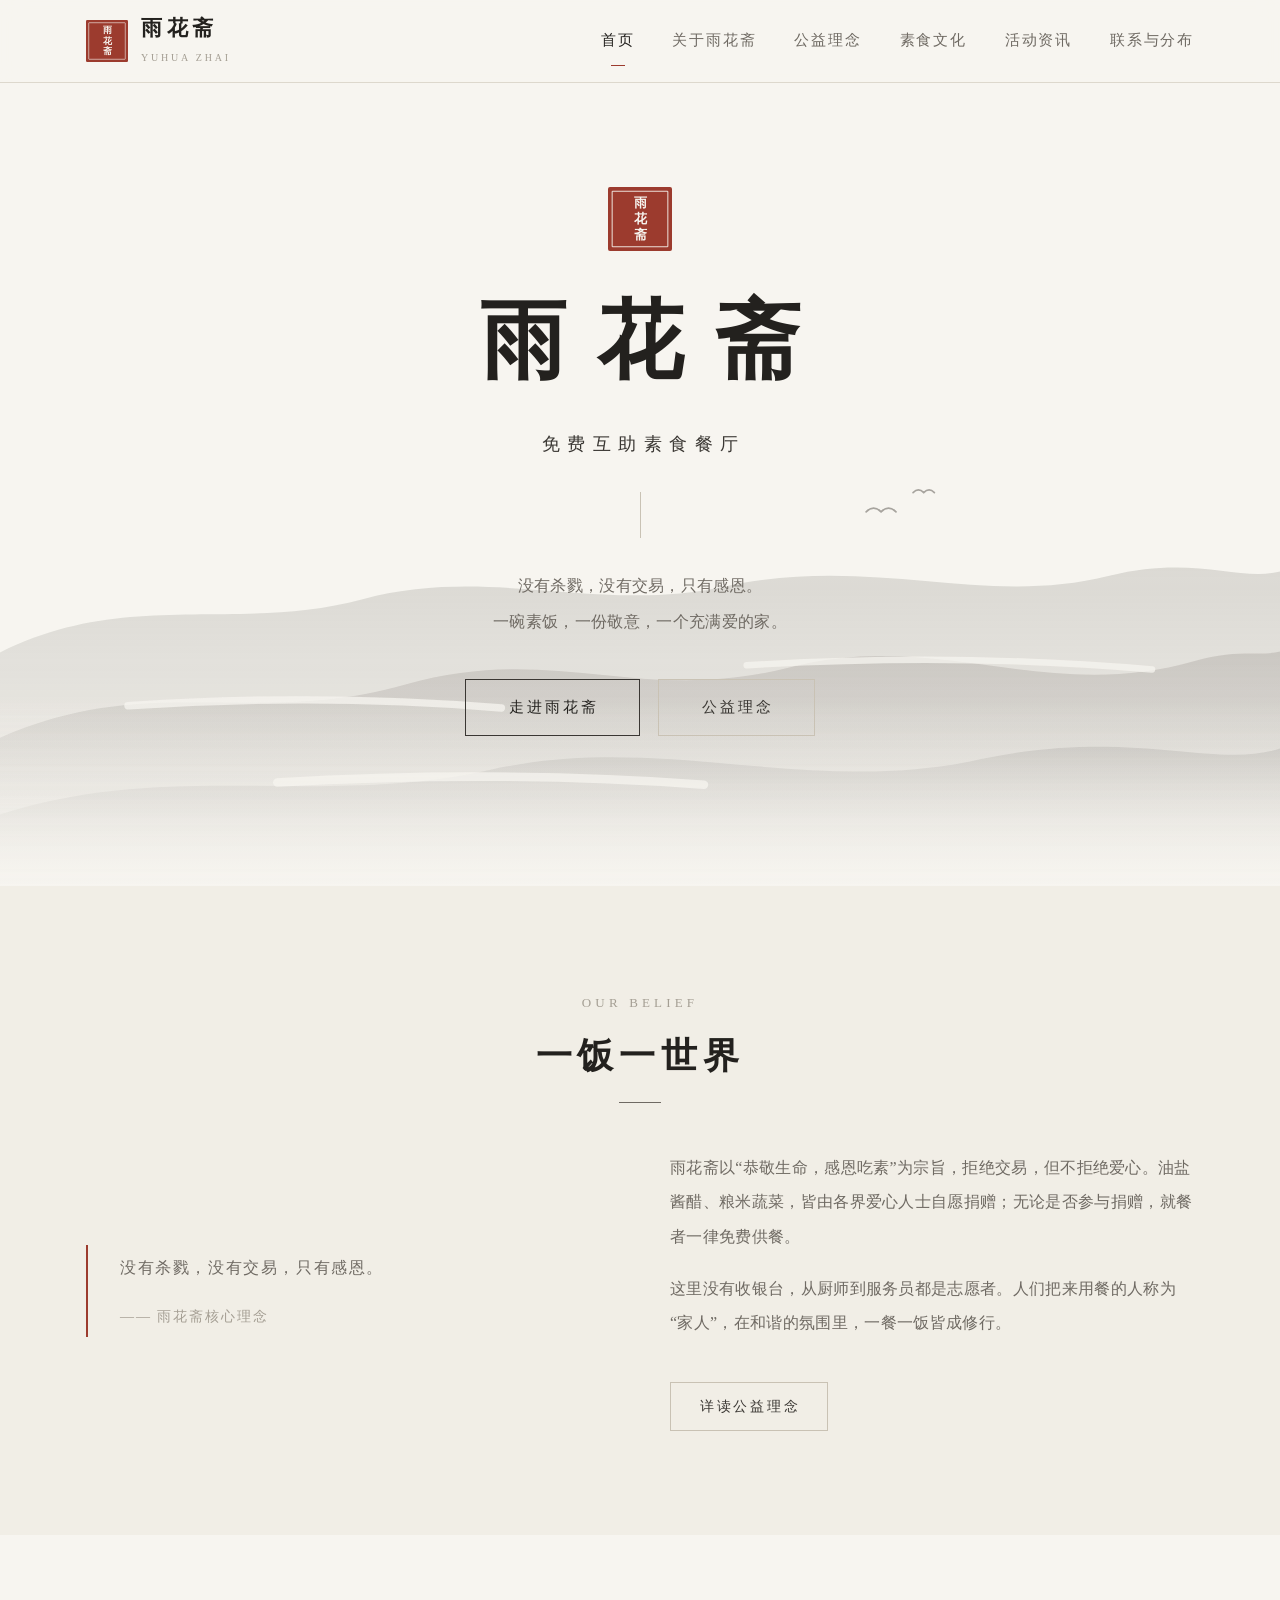
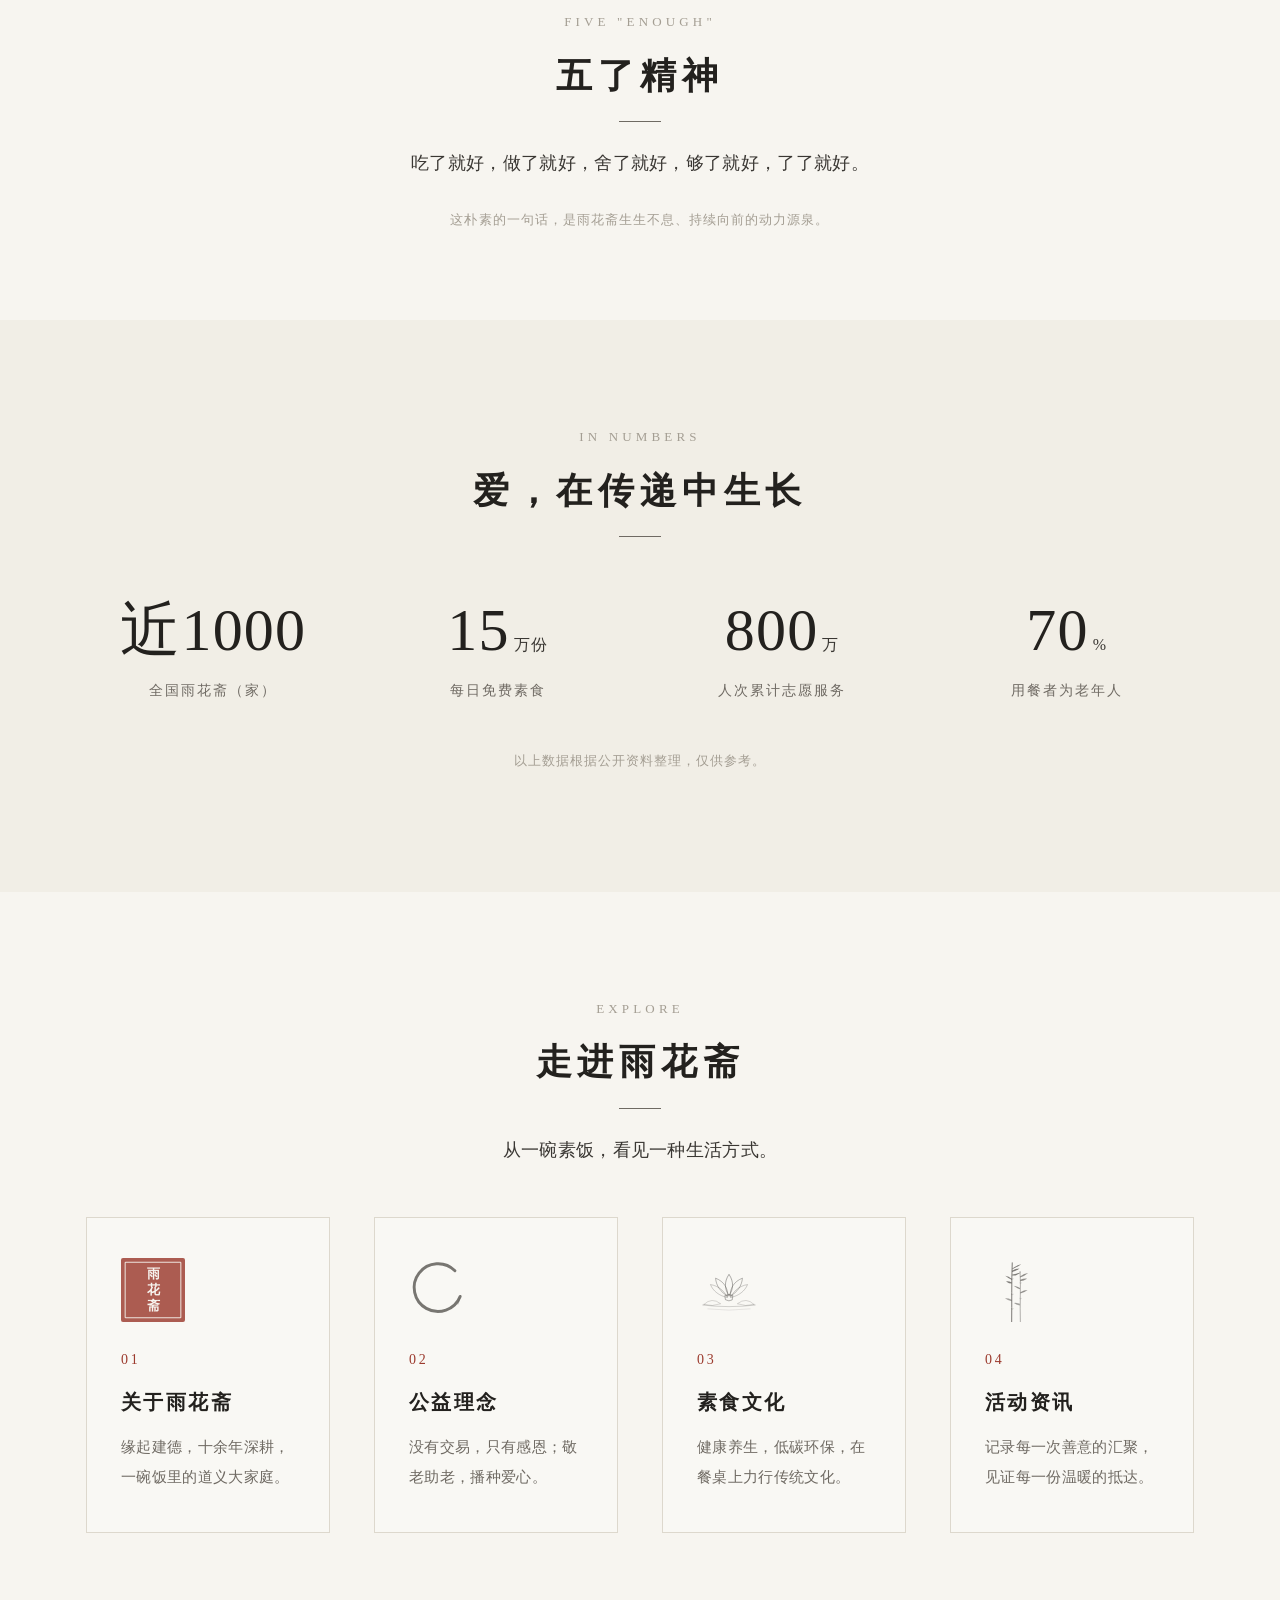
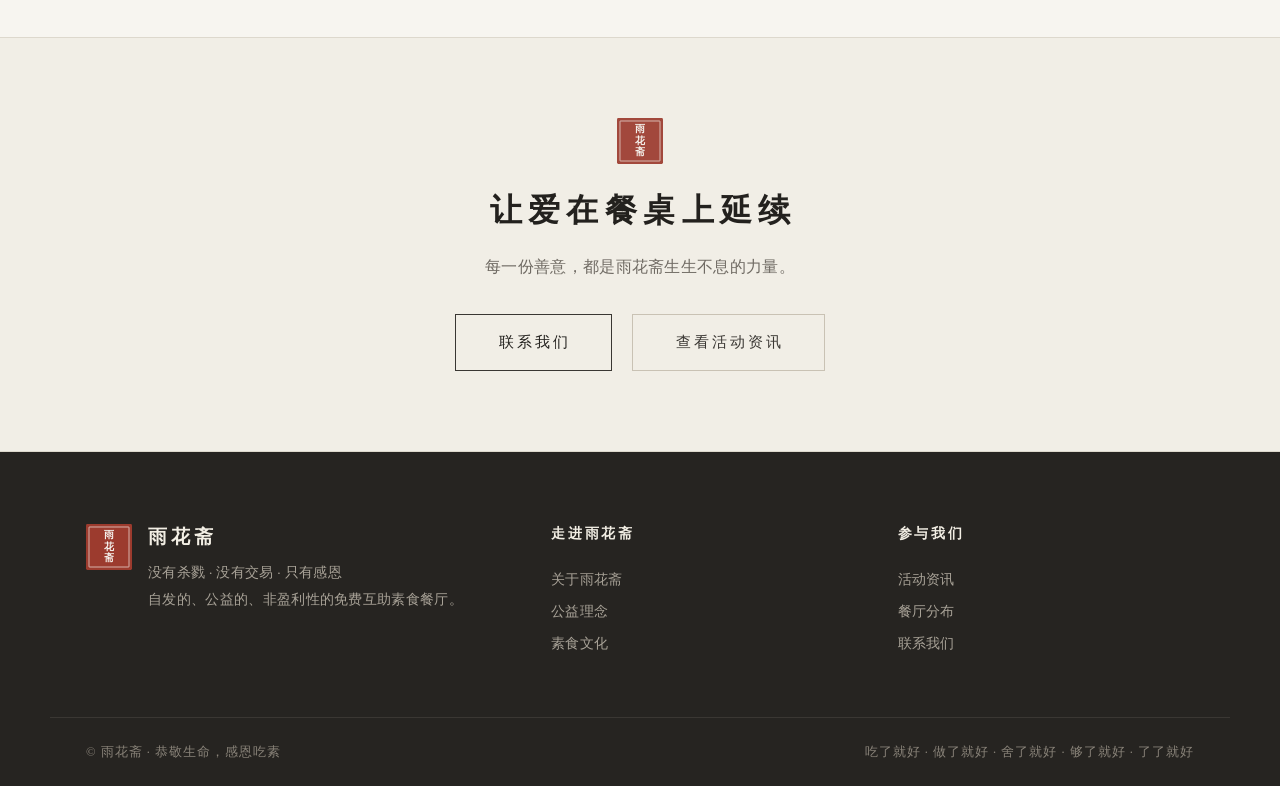
<file: index.html>
<!DOCTYPE html>
<html lang="zh-CN">
<head>
  <meta charset="UTF-8">
  <meta name="viewport" content="width=device-width, initial-scale=1">
  <meta name="description" content="雨花斋是一个自发的、公益的、非盈利性的免费互助素食餐厅。以“没有杀戮，没有交易，只有感恩”为核心理念，敬老助老，弘扬中华优秀传统文化。">
  <title>雨花斋 · 免费互助素食餐厅</title>
  <link rel="icon" href="assets/img/logo-seal.svg" type="image/svg+xml">
  <link rel="stylesheet" href="assets/css/style.css">
  <script src="assets/js/main.js" defer></script>
</head>
<body>

  <header class="site-header">
    <div class="header-inner">
      <a class="brand" href="index.html" aria-label="雨花斋首页">
        <img class="brand-seal" src="assets/img/logo-seal.svg" alt="雨花斋印章">
        <span><span class="brand-name">雨花斋</span><span class="brand-en">YUHUA ZHAI</span></span>
      </a>
      <button class="nav-toggle" aria-label="打开导航菜单" aria-expanded="false"><span></span><span></span><span></span></button>
      <nav class="nav">
        <a href="index.html">首页</a>
        <a href="about.html">关于雨花斋</a>
        <a href="philosophy.html">公益理念</a>
        <a href="vegetarian.html">素食文化</a>
        <a href="news.html">活动资讯</a>
        <a href="contact.html">联系与分布</a>
      </nav>
    </div>
  </header>

  <main>

    <!-- Hero -->
    <section class="hero">
      <img class="hero-mountain" src="assets/img/hero-mountain.svg" alt="" aria-hidden="true">
      <div class="hero-inner">
        <img class="hero-seal reveal" src="assets/img/logo-seal.svg" alt="雨花斋印章">
        <h1 class="hero-title reveal">雨花斋</h1>
        <p class="hero-sub reveal">免费互助素食餐厅</p>
        <div class="hero-line" aria-hidden="true"></div>
        <p class="hero-desc reveal">没有杀戮，没有交易，只有感恩。<br>一碗素饭，一份敬意，一个充满爱的家。</p>
        <div class="hero-actions reveal">
          <a class="btn" href="about.html">走进雨花斋</a>
          <a class="btn btn--ghost" href="philosophy.html">公益理念</a>
        </div>
      </div>
    </section>

    <!-- 核心理念 -->
    <section class="section section--paper">
      <div class="container">
        <div class="text-center reveal">
          <span class="eyebrow">Our Belief</span>
          <h2 class="section-title">一饭一世界</h2>
        </div>
        <div class="two-col-text mt-48">
          <div class="quote reveal">
            <p>没有杀戮，没有交易，只有感恩。</p>
            <cite>—— 雨花斋核心理念</cite>
          </div>
          <div class="reveal">
            <p class="lead">雨花斋以“恭敬生命，感恩吃素”为宗旨，拒绝交易，但不拒绝爱心。油盐酱醋、粮米蔬菜，皆由各界爱心人士自愿捐赠；无论是否参与捐赠，就餐者一律免费供餐。</p>
            <p class="text-muted">这里没有收银台，从厨师到服务员都是志愿者。人们把来用餐的人称为“家人”，在和谐的氛围里，一餐一饭皆成修行。</p>
            <a class="btn btn--small btn--ghost mt-24" href="philosophy.html">详读公益理念</a>
          </div>
        </div>
      </div>
    </section>

    <!-- 五了精神 -->
    <section class="section section--tight">
      <div class="container text-center">
        <div class="reveal">
          <span class="eyebrow">Five "Enough"</span>
          <h2 class="section-title">五了精神</h2>
          <p class="lead">吃了就好，做了就好，舍了就好，够了就好，了了就好。</p>
          <p class="footnote mt-24">这朴素的一句话，是雨花斋生生不息、持续向前的动力源泉。</p>
        </div>
      </div>
    </section>

    <!-- 数据 -->
    <section class="section section--paper">
      <div class="container">
        <div class="text-center reveal">
          <span class="eyebrow">In Numbers</span>
          <h2 class="section-title">爱，在传递中生长</h2>
        </div>
        <div class="stats reveal mt-48">
          <div class="stat">
            <div class="stat-num">近1000</div>
            <div class="stat-label">全国雨花斋（家）</div>
          </div>
          <div class="stat">
            <div class="stat-num">15<span class="stat-unit">万份</span></div>
            <div class="stat-label">每日免费素食</div>
          </div>
          <div class="stat">
            <div class="stat-num">800<span class="stat-unit">万</span></div>
            <div class="stat-label">人次累计志愿服务</div>
          </div>
          <div class="stat">
            <div class="stat-num">70<span class="stat-unit">%</span></div>
            <div class="stat-label">用餐者为老年人</div>
          </div>
        </div>
        <p class="footnote text-center mt-32">以上数据根据公开资料整理，仅供参考。</p>
      </div>
    </section>

    <!-- 板块导览 -->
    <section class="section">
      <div class="container">
        <div class="text-center reveal">
          <span class="eyebrow">Explore</span>
          <h2 class="section-title">走进雨花斋</h2>
          <p class="lead">从一碗素饭，看见一种生活方式。</p>
        </div>
        <div class="grid grid-4 mt-48">
          <a class="card reveal" href="about.html">
            <img class="card-icon" src="assets/img/logo-seal.svg" alt="">
            <div class="card-index">01</div>
            <h3 class="card-title">关于雨花斋</h3>
            <p class="card-text">缘起建德，十余年深耕，一碗饭里的道义大家庭。</p>
          </a>
          <a class="card reveal" href="philosophy.html">
            <img class="card-icon" src="assets/img/enso.svg" alt="">
            <div class="card-index">02</div>
            <h3 class="card-title">公益理念</h3>
            <p class="card-text">没有交易，只有感恩；敬老助老，播种爱心。</p>
          </a>
          <a class="card reveal" href="vegetarian.html">
            <img class="card-icon" src="assets/img/lotus.svg" alt="">
            <div class="card-index">03</div>
            <h3 class="card-title">素食文化</h3>
            <p class="card-text">健康养生，低碳环保，在餐桌上力行传统文化。</p>
          </a>
          <a class="card reveal" href="news.html">
            <img class="card-icon" src="assets/img/bamboo.svg" alt="">
            <div class="card-index">04</div>
            <h3 class="card-title">活动资讯</h3>
            <p class="card-text">记录每一次善意的汇聚，见证每一份温暖的抵达。</p>
          </a>
        </div>
      </div>
    </section>

    <section class="cta-block">
      <img class="seal-mark" src="assets/img/logo-seal.svg" alt="雨花斋印章">
      <h2>让爱在餐桌上延续</h2>
      <p>每一份善意，都是雨花斋生生不息的力量。</p>
      <div class="mt-32">
        <a class="btn" href="contact.html">联系我们</a>
        <a class="btn btn--ghost" href="news.html">查看活动资讯</a>
      </div>
    </section>

  </main>

  <footer class="site-footer">
    <div class="footer-inner">
      <div class="footer-brand">
        <img class="brand-seal" src="assets/img/logo-seal.svg" alt="雨花斋印章">
        <div>
          <h3>雨花斋</h3>
          <p>没有杀戮 · 没有交易 · 只有感恩<br>自发的、公益的、非盈利性的免费互助素食餐厅。</p>
        </div>
      </div>
      <div class="footer-col">
        <h4>走进雨花斋</h4>
        <a href="about.html">关于雨花斋</a>
        <a href="philosophy.html">公益理念</a>
        <a href="vegetarian.html">素食文化</a>
      </div>
      <div class="footer-col">
        <h4>参与我们</h4>
        <a href="news.html">活动资讯</a>
        <a href="contact.html">餐厅分布</a>
        <a href="contact.html">联系我们</a>
      </div>
    </div>
    <div class="footer-bottom">
      <span>© 雨花斋 · 恭敬生命，感恩吃素</span>
      <span>吃了就好 · 做了就好 · 舍了就好 · 够了就好 · 了了就好</span>
    </div>
  </footer>

</body>
</html>
</file>
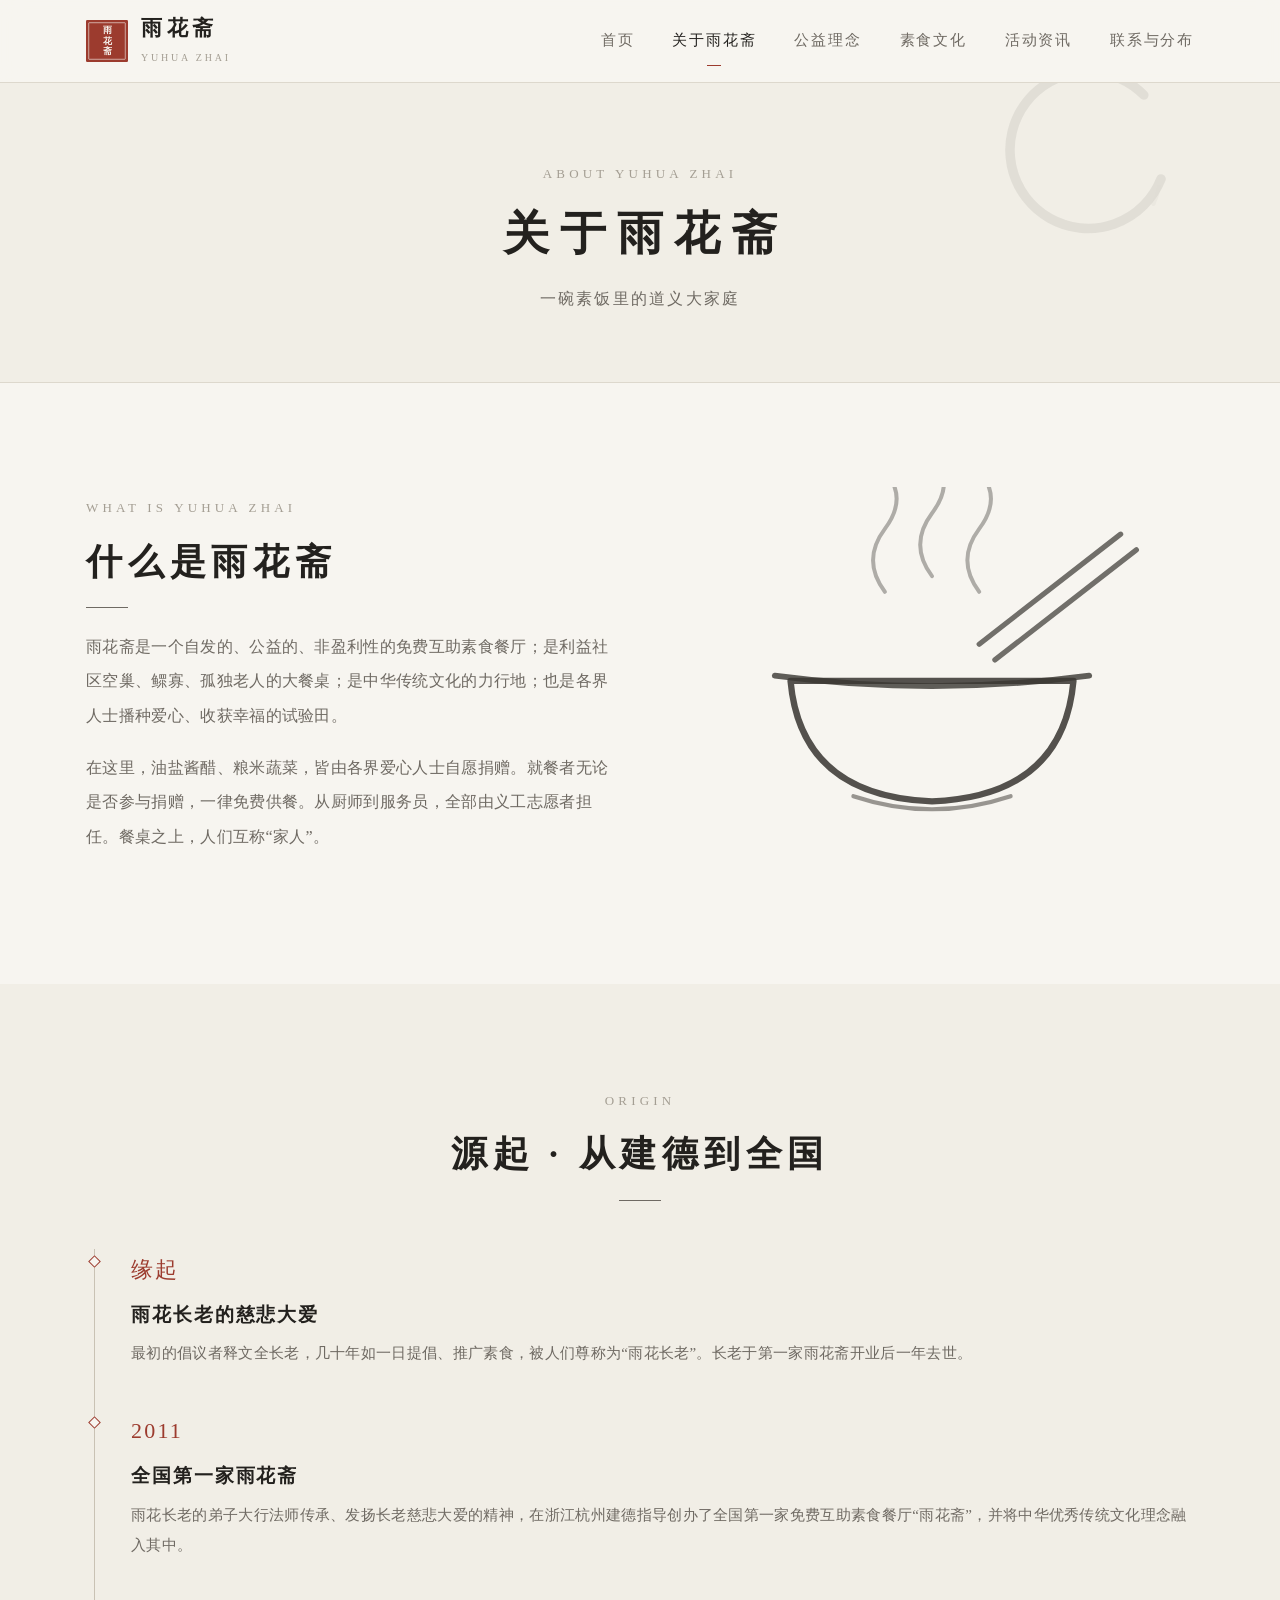
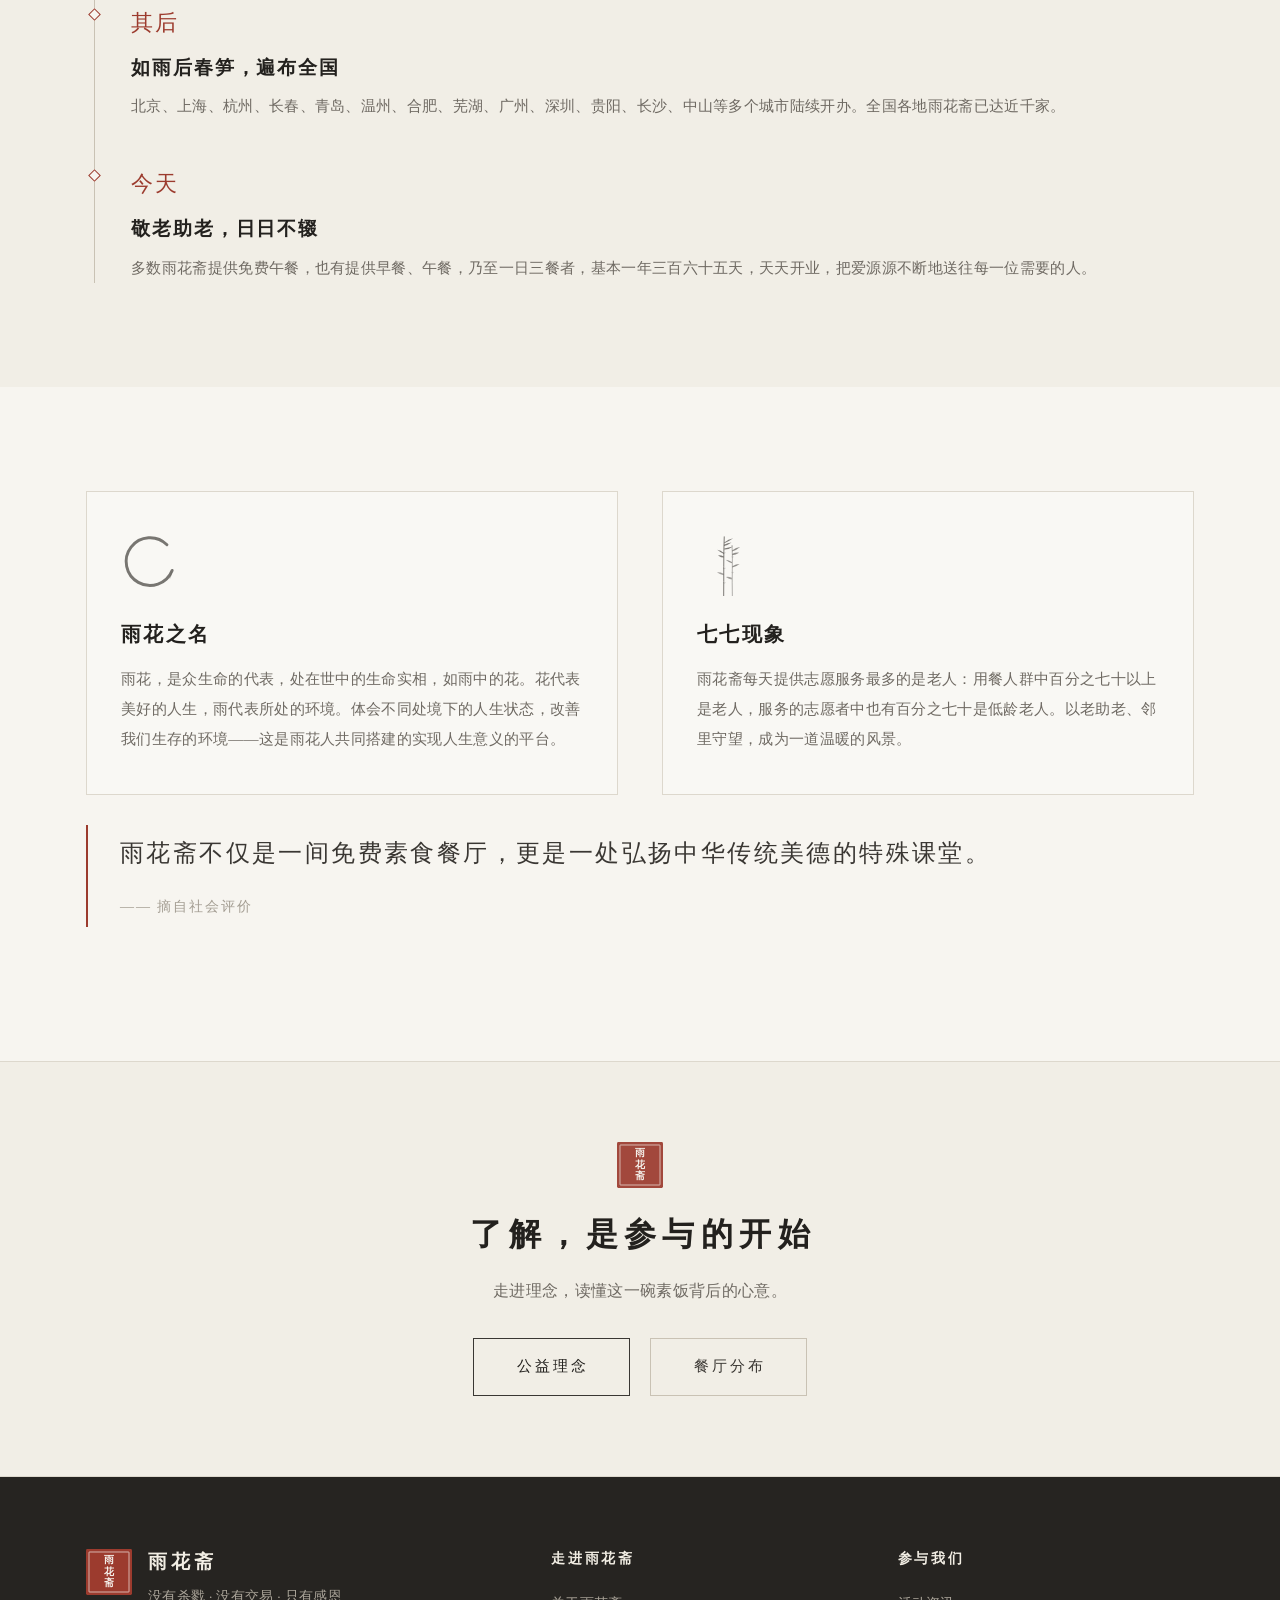
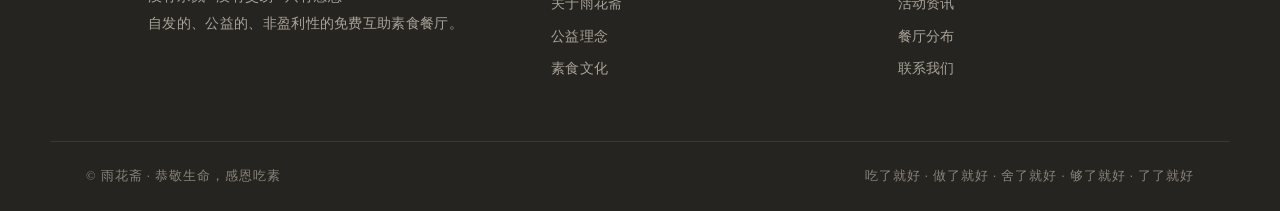
<file: about.html>
<!DOCTYPE html>
<html lang="zh-CN">
<head>
  <meta charset="UTF-8">
  <meta name="viewport" content="width=device-width, initial-scale=1">
  <meta name="description" content="了解雨花斋的源起、理念与今天——从杭州建德第一家免费互助素食餐厅，到遍布全国的道义大家庭。">
  <title>关于雨花斋｜雨花斋</title>
  <link rel="icon" href="assets/img/logo-seal.svg" type="image/svg+xml">
  <link rel="stylesheet" href="assets/css/style.css">
  <script src="assets/js/main.js" defer></script>
</head>
<body>

  <header class="site-header">
    <div class="header-inner">
      <a class="brand" href="index.html" aria-label="雨花斋首页">
        <img class="brand-seal" src="assets/img/logo-seal.svg" alt="雨花斋印章">
        <span><span class="brand-name">雨花斋</span><span class="brand-en">YUHUA ZHAI</span></span>
      </a>
      <button class="nav-toggle" aria-label="打开导航菜单" aria-expanded="false"><span></span><span></span><span></span></button>
      <nav class="nav">
        <a href="index.html">首页</a>
        <a href="about.html">关于雨花斋</a>
        <a href="philosophy.html">公益理念</a>
        <a href="vegetarian.html">素食文化</a>
        <a href="news.html">活动资讯</a>
        <a href="contact.html">联系与分布</a>
      </nav>
    </div>
  </header>

  <main>

    <section class="page-banner">
      <img class="enso-deco" src="assets/img/enso.svg" alt="" aria-hidden="true">
      <div class="page-banner-inner">
        <span class="eyebrow">About Yuhua Zhai</span>
        <h1>关于雨花斋</h1>
        <p>一碗素饭里的道义大家庭</p>
      </div>
    </section>

    <section class="section">
      <div class="container">
        <div class="two-col-text">
          <div class="reveal">
            <span class="eyebrow">What is Yuhua Zhai</span>
            <h2 class="section-title">什么是雨花斋</h2>
            <p class="lead">雨花斋是一个自发的、公益的、非盈利性的免费互助素食餐厅；是利益社区空巢、鳏寡、孤独老人的大餐桌；是中华传统文化的力行地；也是各界人士播种爱心、收获幸福的试验田。</p>
            <p class="text-muted">在这里，油盐酱醋、粮米蔬菜，皆由各界爱心人士自愿捐赠。就餐者无论是否参与捐赠，一律免费供餐。从厨师到服务员，全部由义工志愿者担任。餐桌之上，人们互称“家人”。</p>
          </div>
          <img class="reveal" src="assets/img/bowl.svg" alt="素食碗筷水墨插画">
        </div>
      </div>
    </section>

    <section class="section section--paper">
      <div class="container">
        <div class="text-center reveal">
          <span class="eyebrow">Origin</span>
          <h2 class="section-title">源起 · 从建德到全国</h2>
        </div>
        <div class="timeline mt-48 reveal">
          <div class="timeline-item">
            <div class="timeline-year">缘起</div>
            <h3>雨花长老的慈悲大爱</h3>
            <p>最初的倡议者释文全长老，几十年如一日提倡、推广素食，被人们尊称为“雨花长老”。长老于第一家雨花斋开业后一年去世。</p>
          </div>
          <div class="timeline-item">
            <div class="timeline-year">2011</div>
            <h3>全国第一家雨花斋</h3>
            <p>雨花长老的弟子大行法师传承、发扬长老慈悲大爱的精神，在浙江杭州建德指导创办了全国第一家免费互助素食餐厅“雨花斋”，并将中华优秀传统文化理念融入其中。</p>
          </div>
          <div class="timeline-item">
            <div class="timeline-year">其后</div>
            <h3>如雨后春笋，遍布全国</h3>
            <p>北京、上海、杭州、长春、青岛、温州、合肥、芜湖、广州、深圳、贵阳、长沙、中山等多个城市陆续开办。全国各地雨花斋已达近千家。</p>
          </div>
          <div class="timeline-item">
            <div class="timeline-year">今天</div>
            <h3>敬老助老，日日不辍</h3>
            <p>多数雨花斋提供免费午餐，也有提供早餐、午餐，乃至一日三餐者，基本一年三百六十五天，天天开业，把爱源源不断地送往每一位需要的人。</p>
          </div>
        </div>
      </div>
    </section>

    <section class="section">
      <div class="container">
        <div class="grid grid-2">
          <div class="card reveal">
            <img class="card-icon" src="assets/img/enso.svg" alt="">
            <h3 class="card-title">雨花之名</h3>
            <p class="card-text">雨花，是众生命的代表，处在世中的生命实相，如雨中的花。花代表美好的人生，雨代表所处的环境。体会不同处境下的人生状态，改善我们生存的环境——这是雨花人共同搭建的实现人生意义的平台。</p>
          </div>
          <div class="card reveal">
            <img class="card-icon" src="assets/img/bamboo.svg" alt="">
            <h3 class="card-title">七七现象</h3>
            <p class="card-text">雨花斋每天提供志愿服务最多的是老人：用餐人群中百分之七十以上是老人，服务的志愿者中也有百分之七十是低龄老人。以老助老、邻里守望，成为一道温暖的风景。</p>
          </div>
        </div>
        <div class="quote mt-48 reveal">
          <p>雨花斋不仅是一间免费素食餐厅，更是一处弘扬中华传统美德的特殊课堂。</p>
          <cite>—— 摘自社会评价</cite>
        </div>
      </div>
    </section>

    <section class="cta-block">
      <img class="seal-mark" src="assets/img/logo-seal.svg" alt="雨花斋印章">
      <h2>了解，是参与的开始</h2>
      <p>走进理念，读懂这一碗素饭背后的心意。</p>
      <div class="mt-32">
        <a class="btn" href="philosophy.html">公益理念</a>
        <a class="btn btn--ghost" href="contact.html">餐厅分布</a>
      </div>
    </section>

  </main>

  <footer class="site-footer">
    <div class="footer-inner">
      <div class="footer-brand">
        <img class="brand-seal" src="assets/img/logo-seal.svg" alt="雨花斋印章">
        <div>
          <h3>雨花斋</h3>
          <p>没有杀戮 · 没有交易 · 只有感恩<br>自发的、公益的、非盈利性的免费互助素食餐厅。</p>
        </div>
      </div>
      <div class="footer-col">
        <h4>走进雨花斋</h4>
        <a href="about.html">关于雨花斋</a>
        <a href="philosophy.html">公益理念</a>
        <a href="vegetarian.html">素食文化</a>
      </div>
      <div class="footer-col">
        <h4>参与我们</h4>
        <a href="news.html">活动资讯</a>
        <a href="contact.html">餐厅分布</a>
        <a href="contact.html">联系我们</a>
      </div>
    </div>
    <div class="footer-bottom">
      <span>© 雨花斋 · 恭敬生命，感恩吃素</span>
      <span>吃了就好 · 做了就好 · 舍了就好 · 够了就好 · 了了就好</span>
    </div>
  </footer>

</body>
</html>
</file>
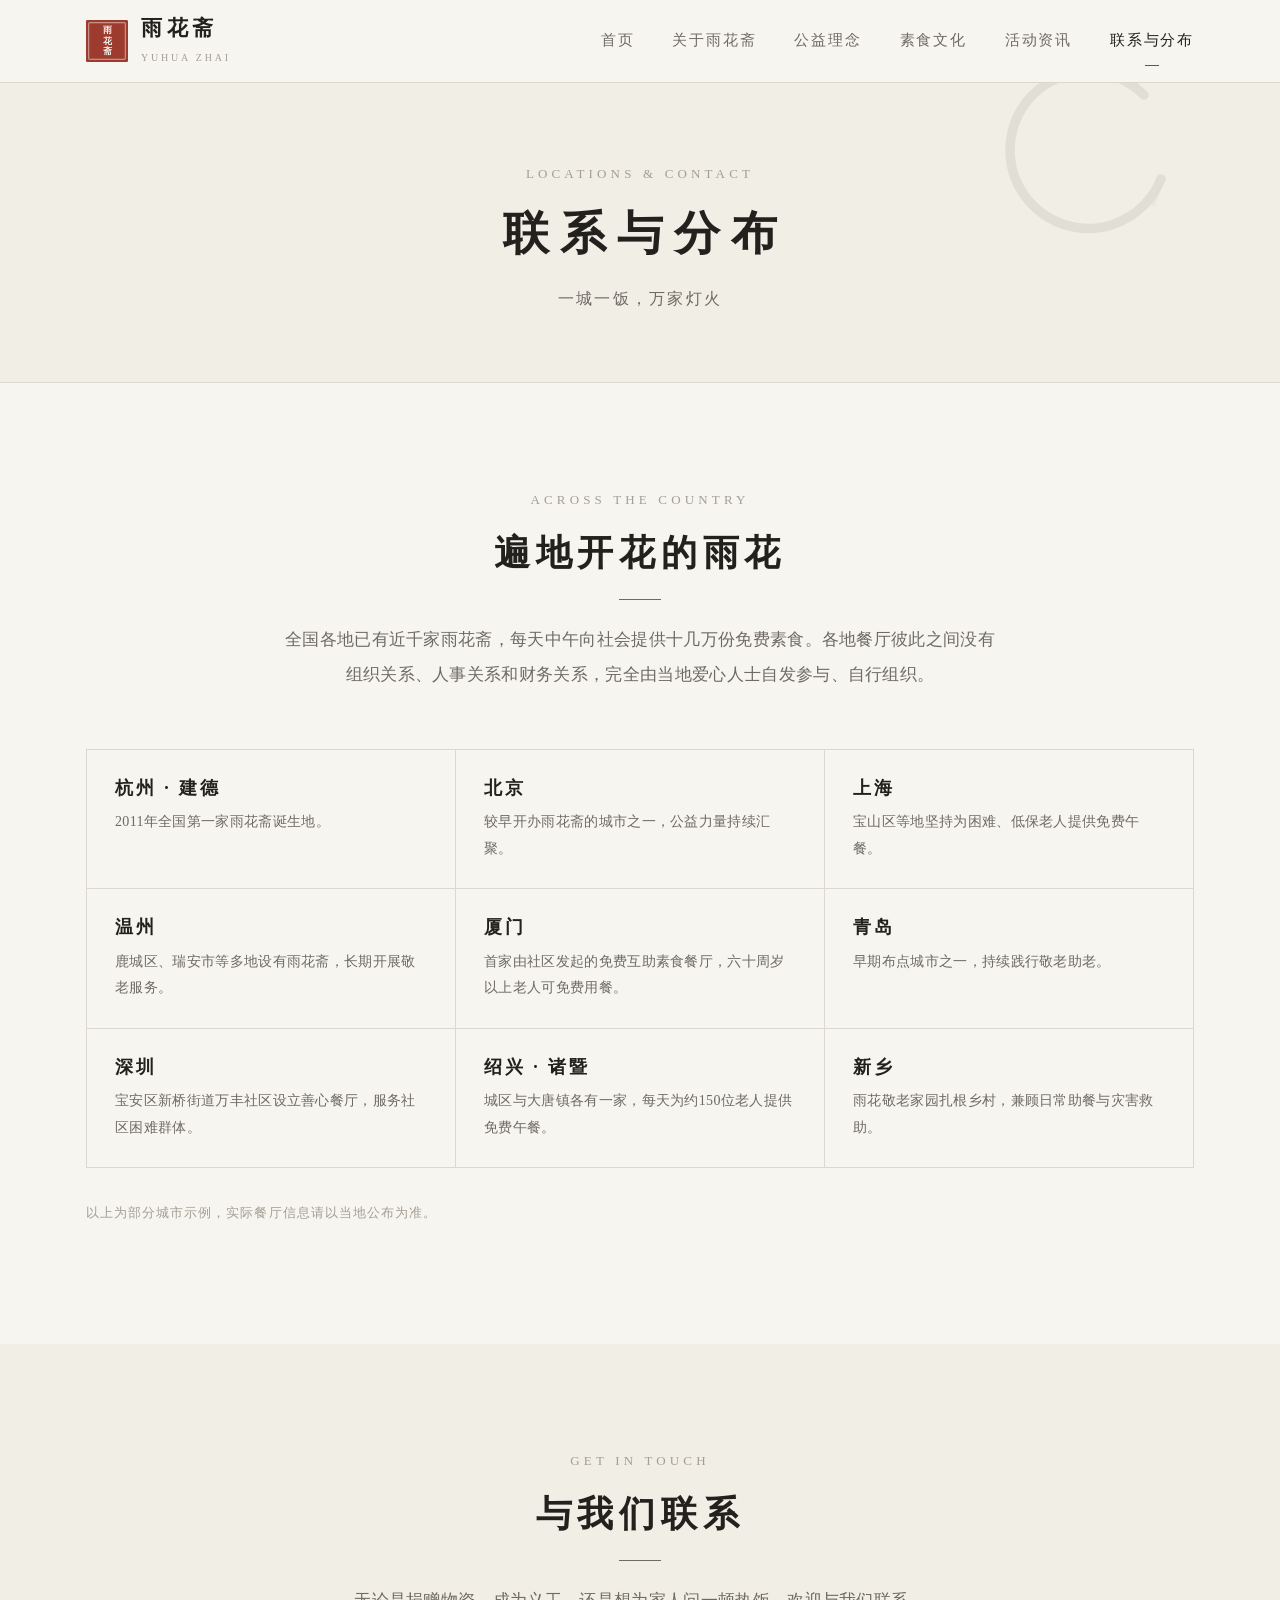
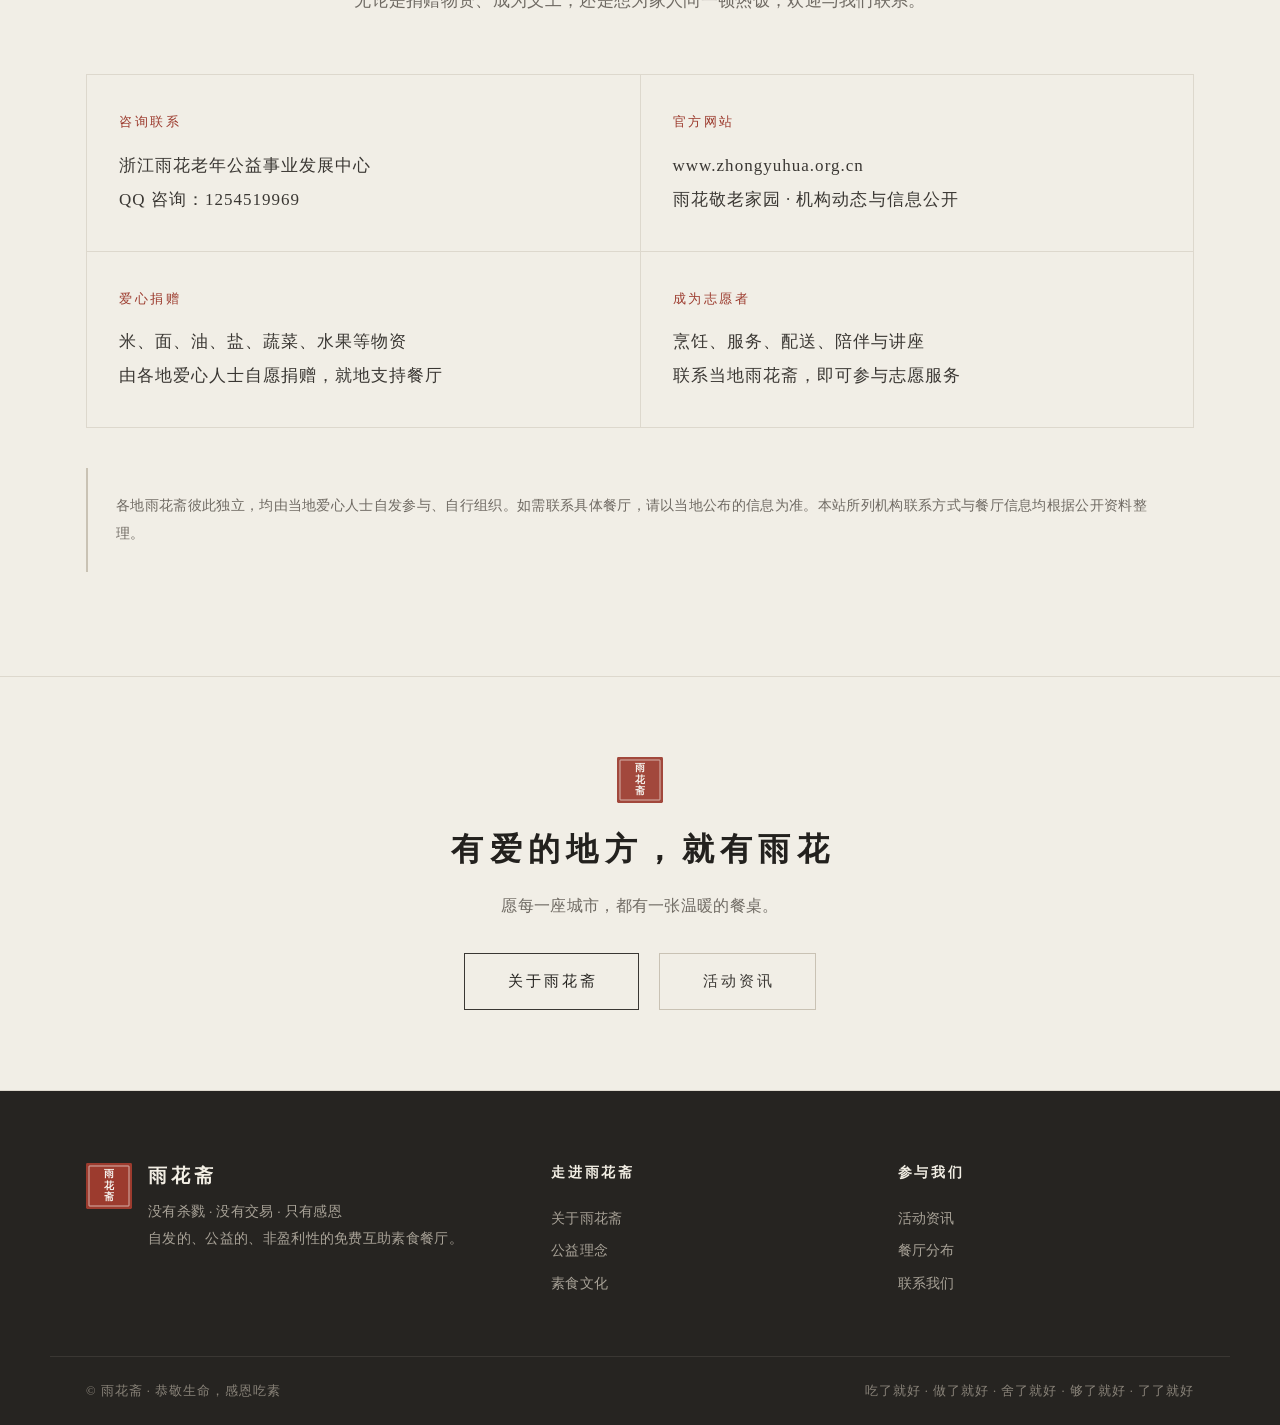
<file: contact.html>
<!DOCTYPE html>
<html lang="zh-CN">
<head>
  <meta charset="UTF-8">
  <meta name="viewport" content="width=device-width, initial-scale=1">
  <meta name="description" content="雨花斋餐厅分布与联系信息：全国近千家免费互助素食餐厅，各地自发参与、自行组织，欢迎捐赠与志愿服务。">
  <title>联系与分布｜雨花斋</title>
  <link rel="icon" href="assets/img/logo-seal.svg" type="image/svg+xml">
  <link rel="stylesheet" href="assets/css/style.css">
  <script src="assets/js/main.js" defer></script>
</head>
<body>

  <header class="site-header">
    <div class="header-inner">
      <a class="brand" href="index.html" aria-label="雨花斋首页">
        <img class="brand-seal" src="assets/img/logo-seal.svg" alt="雨花斋印章">
        <span><span class="brand-name">雨花斋</span><span class="brand-en">YUHUA ZHAI</span></span>
      </a>
      <button class="nav-toggle" aria-label="打开导航菜单" aria-expanded="false"><span></span><span></span><span></span></button>
      <nav class="nav">
        <a href="index.html">首页</a>
        <a href="about.html">关于雨花斋</a>
        <a href="philosophy.html">公益理念</a>
        <a href="vegetarian.html">素食文化</a>
        <a href="news.html">活动资讯</a>
        <a href="contact.html">联系与分布</a>
      </nav>
    </div>
  </header>

  <main>

    <section class="page-banner">
      <img class="enso-deco" src="assets/img/enso.svg" alt="" aria-hidden="true">
      <div class="page-banner-inner">
        <span class="eyebrow">Locations & Contact</span>
        <h1>联系与分布</h1>
        <p>一城一饭，万家灯火</p>
      </div>
    </section>

    <section class="section">
      <div class="container">
        <div class="text-center reveal">
          <span class="eyebrow">Across the Country</span>
          <h2 class="section-title">遍地开花的雨花</h2>
          <p class="section-intro">全国各地已有近千家雨花斋，每天中午向社会提供十几万份免费素食。各地餐厅彼此之间没有组织关系、人事关系和财务关系，完全由当地爱心人士自发参与、自行组织。</p>
        </div>

        <div class="city-list mt-48 reveal">
          <div class="city-item"><h3 class="city-name">杭州 · 建德</h3><p class="city-desc">2011年全国第一家雨花斋诞生地。</p></div>
          <div class="city-item"><h3 class="city-name">北京</h3><p class="city-desc">较早开办雨花斋的城市之一，公益力量持续汇聚。</p></div>
          <div class="city-item"><h3 class="city-name">上海</h3><p class="city-desc">宝山区等地坚持为困难、低保老人提供免费午餐。</p></div>
          <div class="city-item"><h3 class="city-name">温州</h3><p class="city-desc">鹿城区、瑞安市等多地设有雨花斋，长期开展敬老服务。</p></div>
          <div class="city-item"><h3 class="city-name">厦门</h3><p class="city-desc">首家由社区发起的免费互助素食餐厅，六十周岁以上老人可免费用餐。</p></div>
          <div class="city-item"><h3 class="city-name">青岛</h3><p class="city-desc">早期布点城市之一，持续践行敬老助老。</p></div>
          <div class="city-item"><h3 class="city-name">深圳</h3><p class="city-desc">宝安区新桥街道万丰社区设立善心餐厅，服务社区困难群体。</p></div>
          <div class="city-item"><h3 class="city-name">绍兴 · 诸暨</h3><p class="city-desc">城区与大唐镇各有一家，每天为约150位老人提供免费午餐。</p></div>
          <div class="city-item"><h3 class="city-name">新乡</h3><p class="city-desc">雨花敬老家园扎根乡村，兼顾日常助餐与灾害救助。</p></div>
        </div>
        <p class="footnote mt-32">以上为部分城市示例，实际餐厅信息请以当地公布为准。</p>
      </div>
    </section>

    <section class="section section--paper">
      <div class="container">
        <div class="text-center reveal">
          <span class="eyebrow">Get in Touch</span>
          <h2 class="section-title">与我们联系</h2>
          <p class="section-intro">无论是捐赠物资、成为义工，还是想为家人问一顿热饭，欢迎与我们联系。</p>
        </div>

        <div class="contact-grid mt-48 reveal">
          <div class="contact-block">
            <div class="contact-label">咨询联系</div>
            <div class="contact-value">
              浙江雨花老年公益事业发展中心<br>
              <a href="http://wpa.qq.com/msgrd?v=3&amp;uin=1254519969&amp;site=qq&amp;menu=yes" target="_blank" rel="noopener">QQ 咨询：1254519969</a>
            </div>
          </div>
          <div class="contact-block">
            <div class="contact-label">官方网站</div>
            <div class="contact-value">
              <a href="https://www.zhongyuhua.org.cn/" target="_blank" rel="noopener">www.zhongyuhua.org.cn</a><br>
              雨花敬老家园 · 机构动态与信息公开
            </div>
          </div>
          <div class="contact-block">
            <div class="contact-label">爱心捐赠</div>
            <div class="contact-value">
              米、面、油、盐、蔬菜、水果等物资<br>
              由各地爱心人士自愿捐赠，就地支持餐厅
            </div>
          </div>
          <div class="contact-block">
            <div class="contact-label">成为志愿者</div>
            <div class="contact-value">
              烹饪、服务、配送、陪伴与讲座<br>
              联系当地雨花斋，即可参与志愿服务
            </div>
          </div>
        </div>

        <div class="notice reveal">
          各地雨花斋彼此独立，均由当地爱心人士自发参与、自行组织。如需联系具体餐厅，请以当地公布的信息为准。本站所列机构联系方式与餐厅信息均根据公开资料整理。
        </div>
      </div>
    </section>

    <section class="cta-block">
      <img class="seal-mark" src="assets/img/logo-seal.svg" alt="雨花斋印章">
      <h2>有爱的地方，就有雨花</h2>
      <p>愿每一座城市，都有一张温暖的餐桌。</p>
      <div class="mt-32">
        <a class="btn" href="about.html">关于雨花斋</a>
        <a class="btn btn--ghost" href="news.html">活动资讯</a>
      </div>
    </section>

  </main>

  <footer class="site-footer">
    <div class="footer-inner">
      <div class="footer-brand">
        <img class="brand-seal" src="assets/img/logo-seal.svg" alt="雨花斋印章">
        <div>
          <h3>雨花斋</h3>
          <p>没有杀戮 · 没有交易 · 只有感恩<br>自发的、公益的、非盈利性的免费互助素食餐厅。</p>
        </div>
      </div>
      <div class="footer-col">
        <h4>走进雨花斋</h4>
        <a href="about.html">关于雨花斋</a>
        <a href="philosophy.html">公益理念</a>
        <a href="vegetarian.html">素食文化</a>
      </div>
      <div class="footer-col">
        <h4>参与我们</h4>
        <a href="news.html">活动资讯</a>
        <a href="contact.html">餐厅分布</a>
        <a href="contact.html">联系我们</a>
      </div>
    </div>
    <div class="footer-bottom">
      <span>© 雨花斋 · 恭敬生命，感恩吃素</span>
      <span>吃了就好 · 做了就好 · 舍了就好 · 够了就好 · 了了就好</span>
    </div>
  </footer>

</body>
</html>
</file>
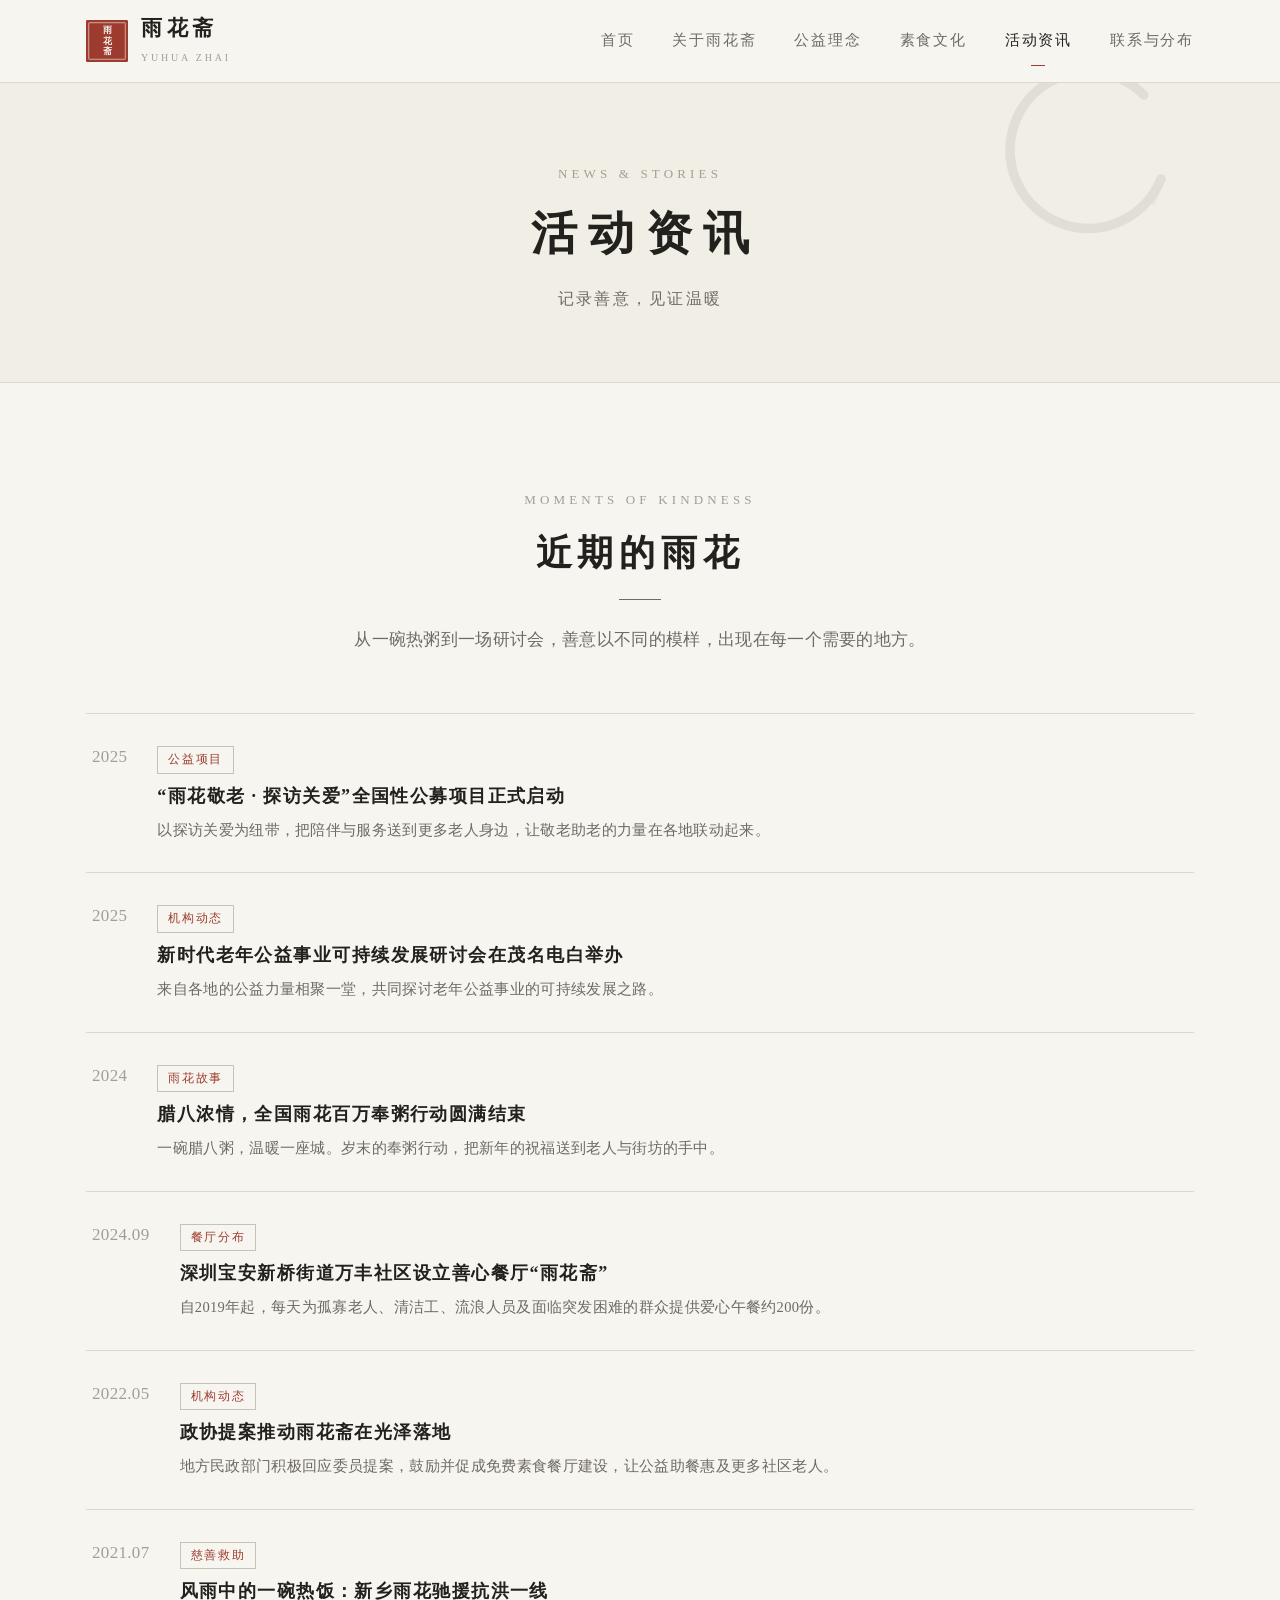
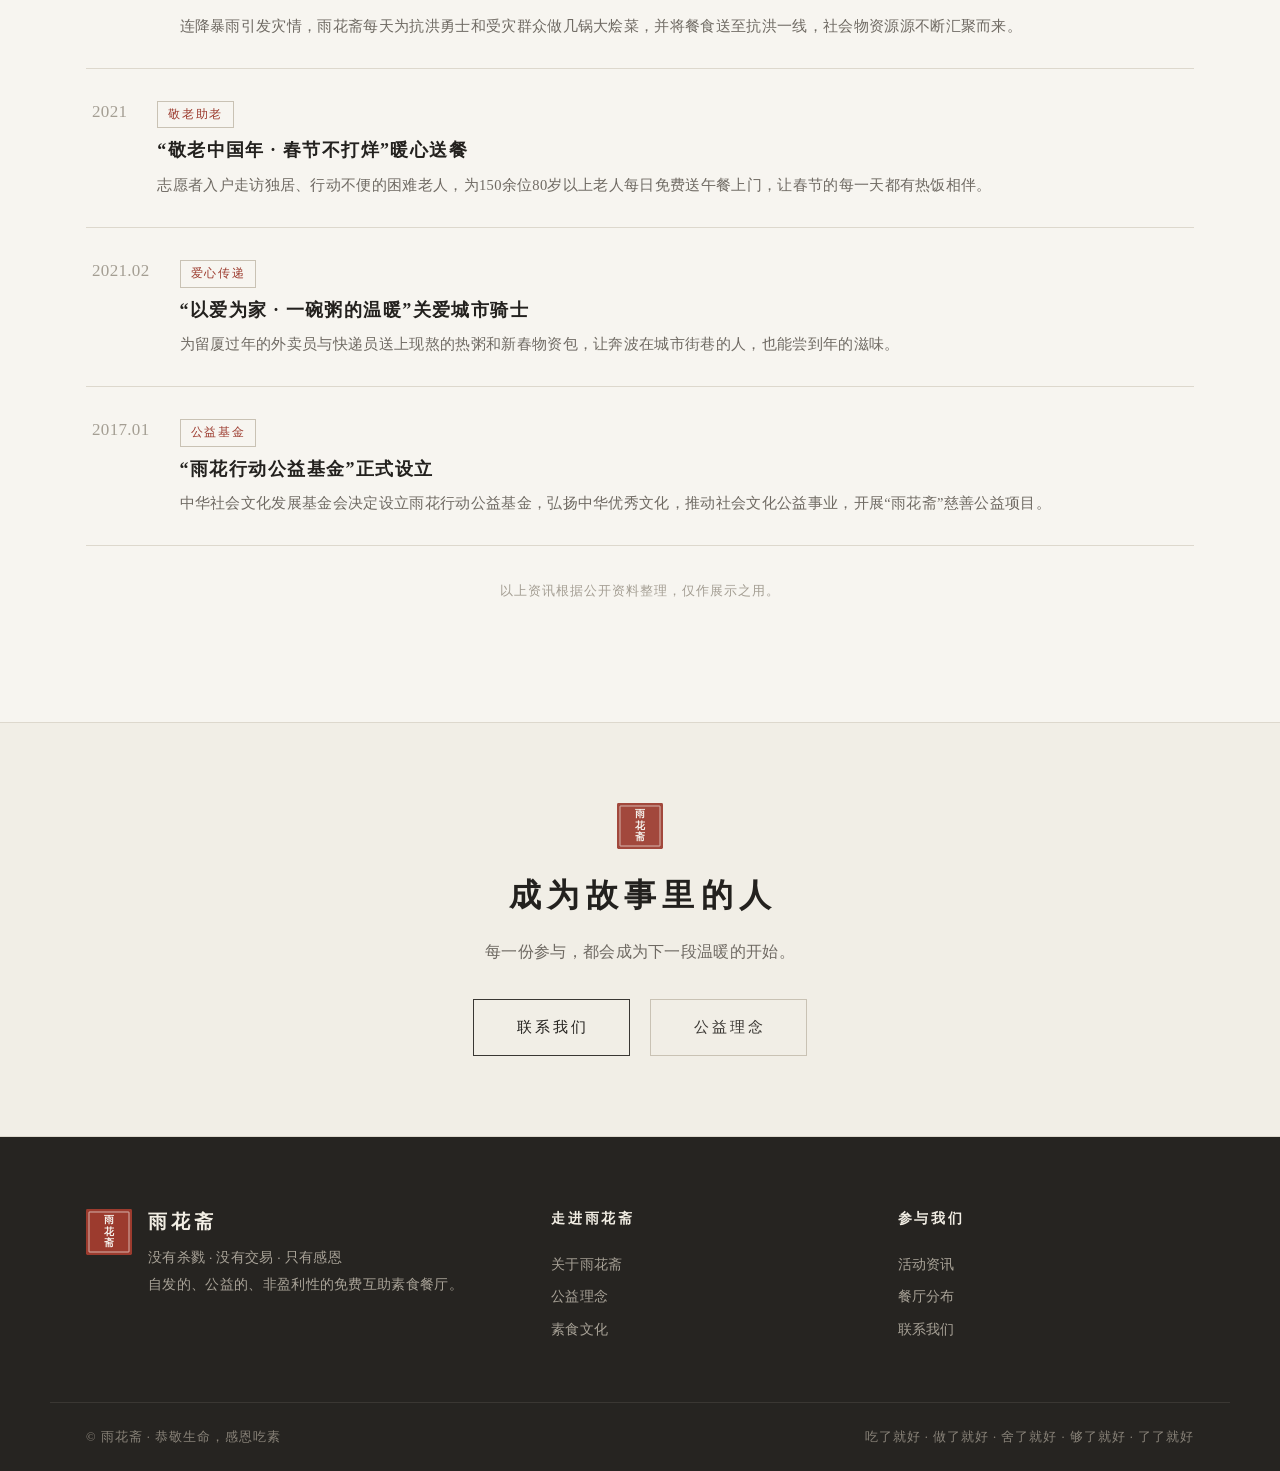
<file: news.html>
<!DOCTYPE html>
<html lang="zh-CN">
<head>
  <meta charset="UTF-8">
  <meta name="viewport" content="width=device-width, initial-scale=1">
  <meta name="description" content="雨花斋活动资讯：机构动态、雨花故事、爱心传递与公益项目，记录每一次善意的汇聚。">
  <title>活动资讯｜雨花斋</title>
  <link rel="icon" href="assets/img/logo-seal.svg" type="image/svg+xml">
  <link rel="stylesheet" href="assets/css/style.css">
  <script src="assets/js/main.js" defer></script>
</head>
<body>

  <header class="site-header">
    <div class="header-inner">
      <a class="brand" href="index.html" aria-label="雨花斋首页">
        <img class="brand-seal" src="assets/img/logo-seal.svg" alt="雨花斋印章">
        <span><span class="brand-name">雨花斋</span><span class="brand-en">YUHUA ZHAI</span></span>
      </a>
      <button class="nav-toggle" aria-label="打开导航菜单" aria-expanded="false"><span></span><span></span><span></span></button>
      <nav class="nav">
        <a href="index.html">首页</a>
        <a href="about.html">关于雨花斋</a>
        <a href="philosophy.html">公益理念</a>
        <a href="vegetarian.html">素食文化</a>
        <a href="news.html">活动资讯</a>
        <a href="contact.html">联系与分布</a>
      </nav>
    </div>
  </header>

  <main>

    <section class="page-banner">
      <img class="enso-deco" src="assets/img/enso.svg" alt="" aria-hidden="true">
      <div class="page-banner-inner">
        <span class="eyebrow">News & Stories</span>
        <h1>活动资讯</h1>
        <p>记录善意，见证温暖</p>
      </div>
    </section>

    <section class="section">
      <div class="container">
        <div class="text-center reveal">
          <span class="eyebrow">Moments of Kindness</span>
          <h2 class="section-title">近期的雨花</h2>
          <p class="section-intro">从一碗热粥到一场研讨会，善意以不同的模样，出现在每一个需要的地方。</p>
        </div>

        <div class="news-list mt-48">
          <article class="news-item reveal">
            <div class="news-date">2025</div>
            <div class="news-body">
              <span class="news-tag">公益项目</span>
              <h3 class="news-title">“雨花敬老 · 探访关爱”全国性公募项目正式启动</h3>
              <p>以探访关爱为纽带，把陪伴与服务送到更多老人身边，让敬老助老的力量在各地联动起来。</p>
            </div>
          </article>

          <article class="news-item reveal">
            <div class="news-date">2025</div>
            <div class="news-body">
              <span class="news-tag">机构动态</span>
              <h3 class="news-title">新时代老年公益事业可持续发展研讨会在茂名电白举办</h3>
              <p>来自各地的公益力量相聚一堂，共同探讨老年公益事业的可持续发展之路。</p>
            </div>
          </article>

          <article class="news-item reveal">
            <div class="news-date">2024</div>
            <div class="news-body">
              <span class="news-tag">雨花故事</span>
              <h3 class="news-title">腊八浓情，全国雨花百万奉粥行动圆满结束</h3>
              <p>一碗腊八粥，温暖一座城。岁末的奉粥行动，把新年的祝福送到老人与街坊的手中。</p>
            </div>
          </article>

          <article class="news-item reveal">
            <div class="news-date">2024.09</div>
            <div class="news-body">
              <span class="news-tag">餐厅分布</span>
              <h3 class="news-title">深圳宝安新桥街道万丰社区设立善心餐厅“雨花斋”</h3>
              <p>自2019年起，每天为孤寡老人、清洁工、流浪人员及面临突发困难的群众提供爱心午餐约200份。</p>
            </div>
          </article>

          <article class="news-item reveal">
            <div class="news-date">2022.05</div>
            <div class="news-body">
              <span class="news-tag">机构动态</span>
              <h3 class="news-title">政协提案推动雨花斋在光泽落地</h3>
              <p>地方民政部门积极回应委员提案，鼓励并促成免费素食餐厅建设，让公益助餐惠及更多社区老人。</p>
            </div>
          </article>

          <article class="news-item reveal">
            <div class="news-date">2021.07</div>
            <div class="news-body">
              <span class="news-tag">慈善救助</span>
              <h3 class="news-title">风雨中的一碗热饭：新乡雨花驰援抗洪一线</h3>
              <p>连降暴雨引发灾情，雨花斋每天为抗洪勇士和受灾群众做几锅大烩菜，并将餐食送至抗洪一线，社会物资源源不断汇聚而来。</p>
            </div>
          </article>

          <article class="news-item reveal">
            <div class="news-date">2021</div>
            <div class="news-body">
              <span class="news-tag">敬老助老</span>
              <h3 class="news-title">“敬老中国年 · 春节不打烊”暖心送餐</h3>
              <p>志愿者入户走访独居、行动不便的困难老人，为150余位80岁以上老人每日免费送午餐上门，让春节的每一天都有热饭相伴。</p>
            </div>
          </article>

          <article class="news-item reveal">
            <div class="news-date">2021.02</div>
            <div class="news-body">
              <span class="news-tag">爱心传递</span>
              <h3 class="news-title">“以爱为家 · 一碗粥的温暖”关爱城市骑士</h3>
              <p>为留厦过年的外卖员与快递员送上现熬的热粥和新春物资包，让奔波在城市街巷的人，也能尝到年的滋味。</p>
            </div>
          </article>

          <article class="news-item reveal">
            <div class="news-date">2017.01</div>
            <div class="news-body">
              <span class="news-tag">公益基金</span>
              <h3 class="news-title">“雨花行动公益基金”正式设立</h3>
              <p>中华社会文化发展基金会决定设立雨花行动公益基金，弘扬中华优秀文化，推动社会文化公益事业，开展“雨花斋”慈善公益项目。</p>
            </div>
          </article>
        </div>

        <p class="footnote text-center mt-32">以上资讯根据公开资料整理，仅作展示之用。</p>
      </div>
    </section>

    <section class="cta-block">
      <img class="seal-mark" src="assets/img/logo-seal.svg" alt="雨花斋印章">
      <h2>成为故事里的人</h2>
      <p>每一份参与，都会成为下一段温暖的开始。</p>
      <div class="mt-32">
        <a class="btn" href="contact.html">联系我们</a>
        <a class="btn btn--ghost" href="philosophy.html">公益理念</a>
      </div>
    </section>

  </main>

  <footer class="site-footer">
    <div class="footer-inner">
      <div class="footer-brand">
        <img class="brand-seal" src="assets/img/logo-seal.svg" alt="雨花斋印章">
        <div>
          <h3>雨花斋</h3>
          <p>没有杀戮 · 没有交易 · 只有感恩<br>自发的、公益的、非盈利性的免费互助素食餐厅。</p>
        </div>
      </div>
      <div class="footer-col">
        <h4>走进雨花斋</h4>
        <a href="about.html">关于雨花斋</a>
        <a href="philosophy.html">公益理念</a>
        <a href="vegetarian.html">素食文化</a>
      </div>
      <div class="footer-col">
        <h4>参与我们</h4>
        <a href="news.html">活动资讯</a>
        <a href="contact.html">餐厅分布</a>
        <a href="contact.html">联系我们</a>
      </div>
    </div>
    <div class="footer-bottom">
      <span>© 雨花斋 · 恭敬生命，感恩吃素</span>
      <span>吃了就好 · 做了就好 · 舍了就好 · 够了就好 · 了了就好</span>
    </div>
  </footer>

</body>
</html>
</file>
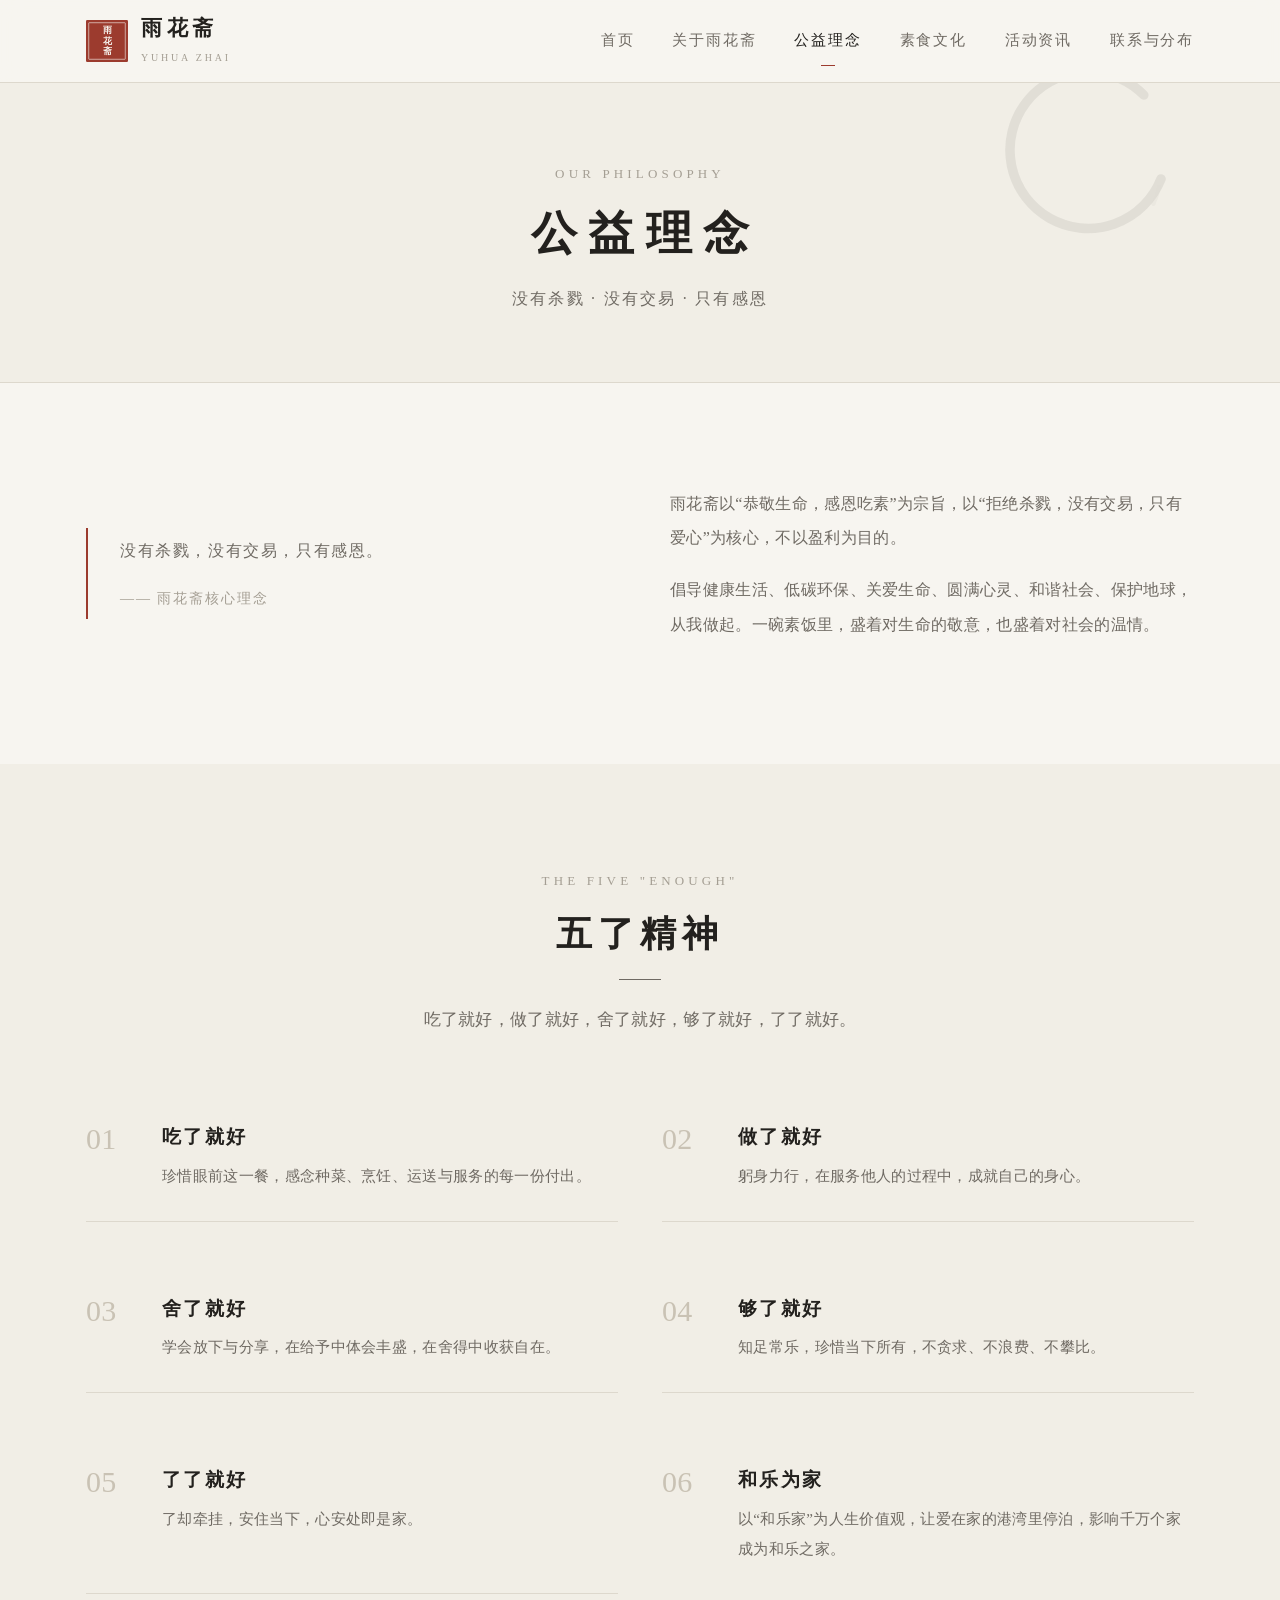
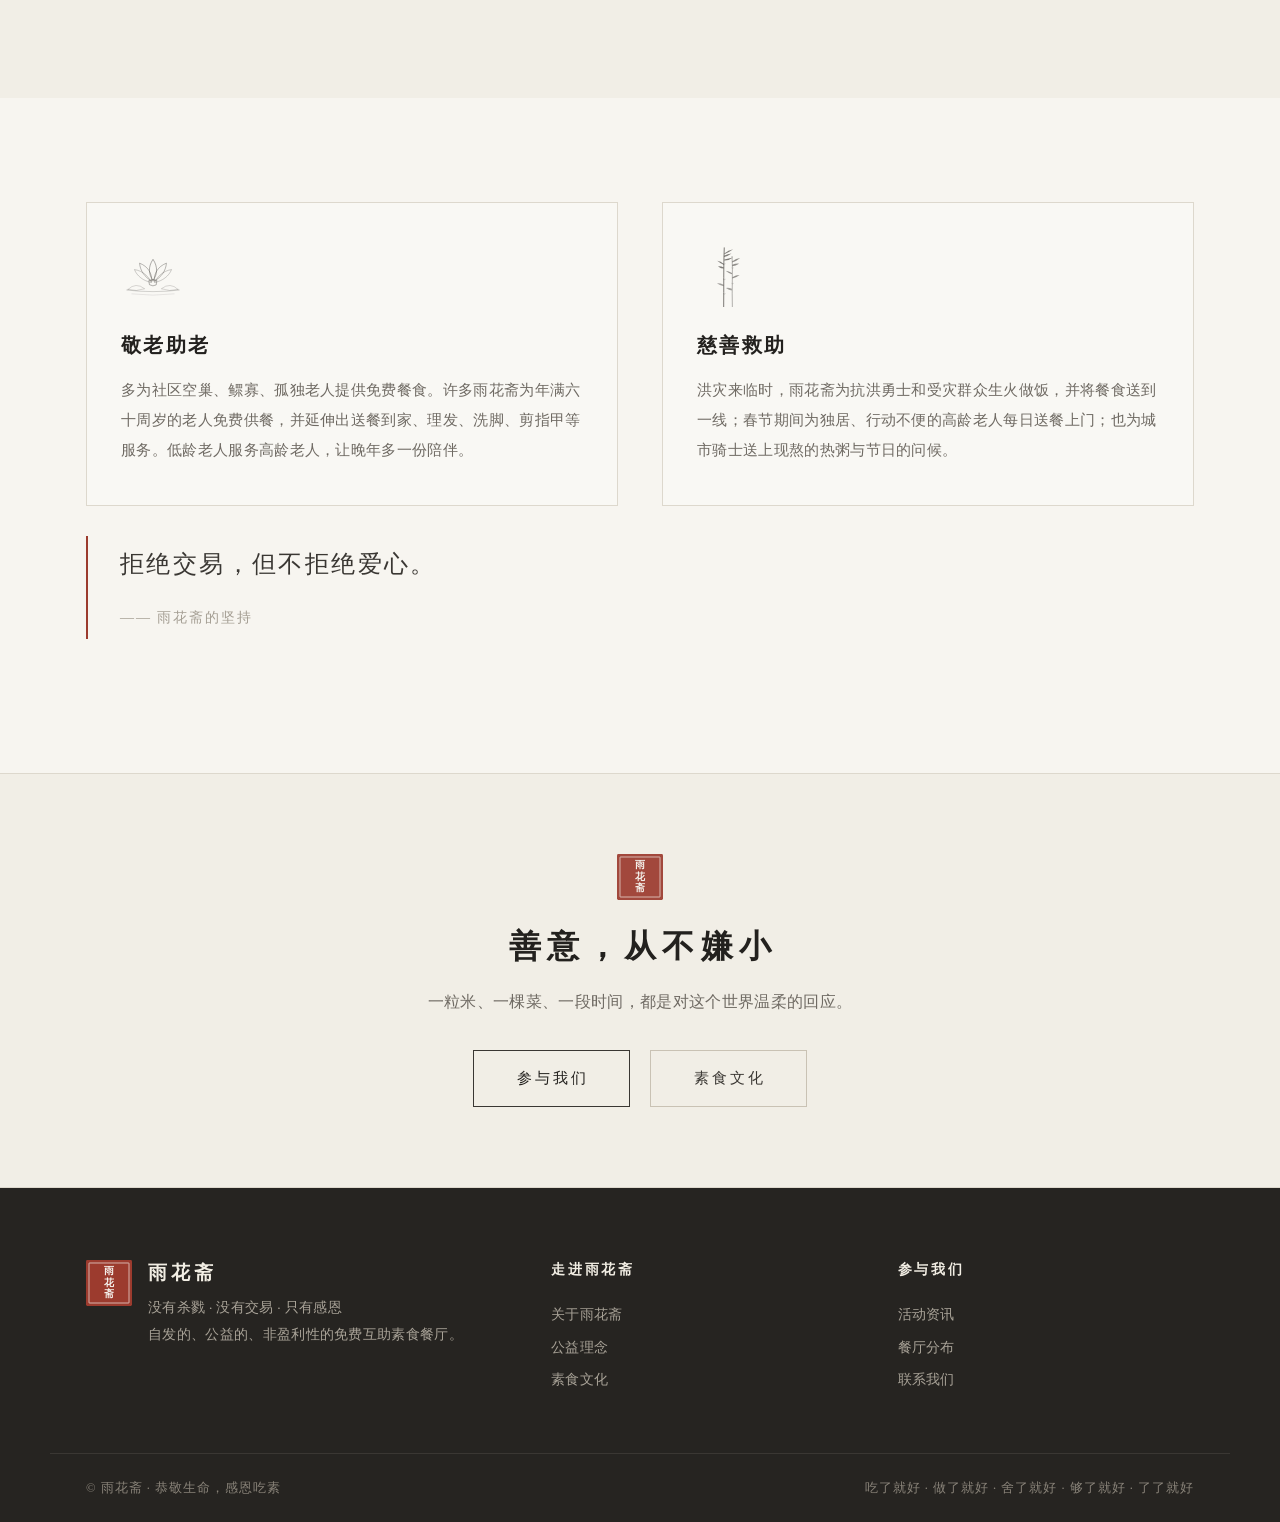
<file: philosophy.html>
<!DOCTYPE html>
<html lang="zh-CN">
<head>
  <meta charset="UTF-8">
  <meta name="viewport" content="width=device-width, initial-scale=1">
  <meta name="description" content="雨花斋的公益理念：没有杀戮，没有交易，只有感恩；五了精神，敬老助老，拒绝交易但不拒绝爱心。">
  <title>公益理念｜雨花斋</title>
  <link rel="icon" href="assets/img/logo-seal.svg" type="image/svg+xml">
  <link rel="stylesheet" href="assets/css/style.css">
  <script src="assets/js/main.js" defer></script>
</head>
<body>

  <header class="site-header">
    <div class="header-inner">
      <a class="brand" href="index.html" aria-label="雨花斋首页">
        <img class="brand-seal" src="assets/img/logo-seal.svg" alt="雨花斋印章">
        <span><span class="brand-name">雨花斋</span><span class="brand-en">YUHUA ZHAI</span></span>
      </a>
      <button class="nav-toggle" aria-label="打开导航菜单" aria-expanded="false"><span></span><span></span><span></span></button>
      <nav class="nav">
        <a href="index.html">首页</a>
        <a href="about.html">关于雨花斋</a>
        <a href="philosophy.html">公益理念</a>
        <a href="vegetarian.html">素食文化</a>
        <a href="news.html">活动资讯</a>
        <a href="contact.html">联系与分布</a>
      </nav>
    </div>
  </header>

  <main>

    <section class="page-banner">
      <img class="enso-deco" src="assets/img/enso.svg" alt="" aria-hidden="true">
      <div class="page-banner-inner">
        <span class="eyebrow">Our Philosophy</span>
        <h1>公益理念</h1>
        <p>没有杀戮 · 没有交易 · 只有感恩</p>
      </div>
    </section>

    <section class="section">
      <div class="container">
        <div class="two-col-text">
          <div class="quote reveal">
            <p>没有杀戮，没有交易，只有感恩。</p>
            <cite>—— 雨花斋核心理念</cite>
          </div>
          <div class="reveal">
            <p class="lead">雨花斋以“恭敬生命，感恩吃素”为宗旨，以“拒绝杀戮，没有交易，只有爱心”为核心，不以盈利为目的。</p>
            <p class="text-muted">倡导健康生活、低碳环保、关爱生命、圆满心灵、和谐社会、保护地球，从我做起。一碗素饭里，盛着对生命的敬意，也盛着对社会的温情。</p>
          </div>
        </div>
      </div>
    </section>

    <section class="section section--paper">
      <div class="container">
        <div class="text-center reveal">
          <span class="eyebrow">The Five "Enough"</span>
          <h2 class="section-title">五了精神</h2>
          <p class="section-intro">吃了就好，做了就好，舍了就好，够了就好，了了就好。</p>
        </div>
        <div class="grid grid-2 mt-48">
          <div class="principle reveal">
            <div class="principle-num">01</div>
            <div class="principle-body">
              <h3>吃了就好</h3>
              <p>珍惜眼前这一餐，感念种菜、烹饪、运送与服务的每一份付出。</p>
            </div>
          </div>
          <div class="principle reveal">
            <div class="principle-num">02</div>
            <div class="principle-body">
              <h3>做了就好</h3>
              <p>躬身力行，在服务他人的过程中，成就自己的身心。</p>
            </div>
          </div>
          <div class="principle reveal">
            <div class="principle-num">03</div>
            <div class="principle-body">
              <h3>舍了就好</h3>
              <p>学会放下与分享，在给予中体会丰盛，在舍得中收获自在。</p>
            </div>
          </div>
          <div class="principle reveal">
            <div class="principle-num">04</div>
            <div class="principle-body">
              <h3>够了就好</h3>
              <p>知足常乐，珍惜当下所有，不贪求、不浪费、不攀比。</p>
            </div>
          </div>
          <div class="principle reveal">
            <div class="principle-num">05</div>
            <div class="principle-body">
              <h3>了了就好</h3>
              <p>了却牵挂，安住当下，心安处即是家。</p>
            </div>
          </div>
          <div class="principle reveal">
            <div class="principle-num">06</div>
            <div class="principle-body">
              <h3>和乐为家</h3>
              <p>以“和乐家”为人生价值观，让爱在家的港湾里停泊，影响千万个家成为和乐之家。</p>
            </div>
          </div>
        </div>
      </div>
    </section>

    <section class="section">
      <div class="container">
        <div class="grid grid-2">
          <div class="card reveal">
            <img class="card-icon" src="assets/img/lotus.svg" alt="">
            <h3 class="card-title">敬老助老</h3>
            <p class="card-text">多为社区空巢、鳏寡、孤独老人提供免费餐食。许多雨花斋为年满六十周岁的老人免费供餐，并延伸出送餐到家、理发、洗脚、剪指甲等服务。低龄老人服务高龄老人，让晚年多一份陪伴。</p>
          </div>
          <div class="card reveal">
            <img class="card-icon" src="assets/img/bamboo.svg" alt="">
            <h3 class="card-title">慈善救助</h3>
            <p class="card-text">洪灾来临时，雨花斋为抗洪勇士和受灾群众生火做饭，并将餐食送到一线；春节期间为独居、行动不便的高龄老人每日送餐上门；也为城市骑士送上现熬的热粥与节日的问候。</p>
          </div>
        </div>
        <div class="quote mt-48 reveal">
          <p>拒绝交易，但不拒绝爱心。</p>
          <cite>—— 雨花斋的坚持</cite>
        </div>
      </div>
    </section>

    <section class="cta-block">
      <img class="seal-mark" src="assets/img/logo-seal.svg" alt="雨花斋印章">
      <h2>善意，从不嫌小</h2>
      <p>一粒米、一棵菜、一段时间，都是对这个世界温柔的回应。</p>
      <div class="mt-32">
        <a class="btn" href="contact.html">参与我们</a>
        <a class="btn btn--ghost" href="vegetarian.html">素食文化</a>
      </div>
    </section>

  </main>

  <footer class="site-footer">
    <div class="footer-inner">
      <div class="footer-brand">
        <img class="brand-seal" src="assets/img/logo-seal.svg" alt="雨花斋印章">
        <div>
          <h3>雨花斋</h3>
          <p>没有杀戮 · 没有交易 · 只有感恩<br>自发的、公益的、非盈利性的免费互助素食餐厅。</p>
        </div>
      </div>
      <div class="footer-col">
        <h4>走进雨花斋</h4>
        <a href="about.html">关于雨花斋</a>
        <a href="philosophy.html">公益理念</a>
        <a href="vegetarian.html">素食文化</a>
      </div>
      <div class="footer-col">
        <h4>参与我们</h4>
        <a href="news.html">活动资讯</a>
        <a href="contact.html">餐厅分布</a>
        <a href="contact.html">联系我们</a>
      </div>
    </div>
    <div class="footer-bottom">
      <span>© 雨花斋 · 恭敬生命，感恩吃素</span>
      <span>吃了就好 · 做了就好 · 舍了就好 · 够了就好 · 了了就好</span>
    </div>
  </footer>

</body>
</html>
</file>
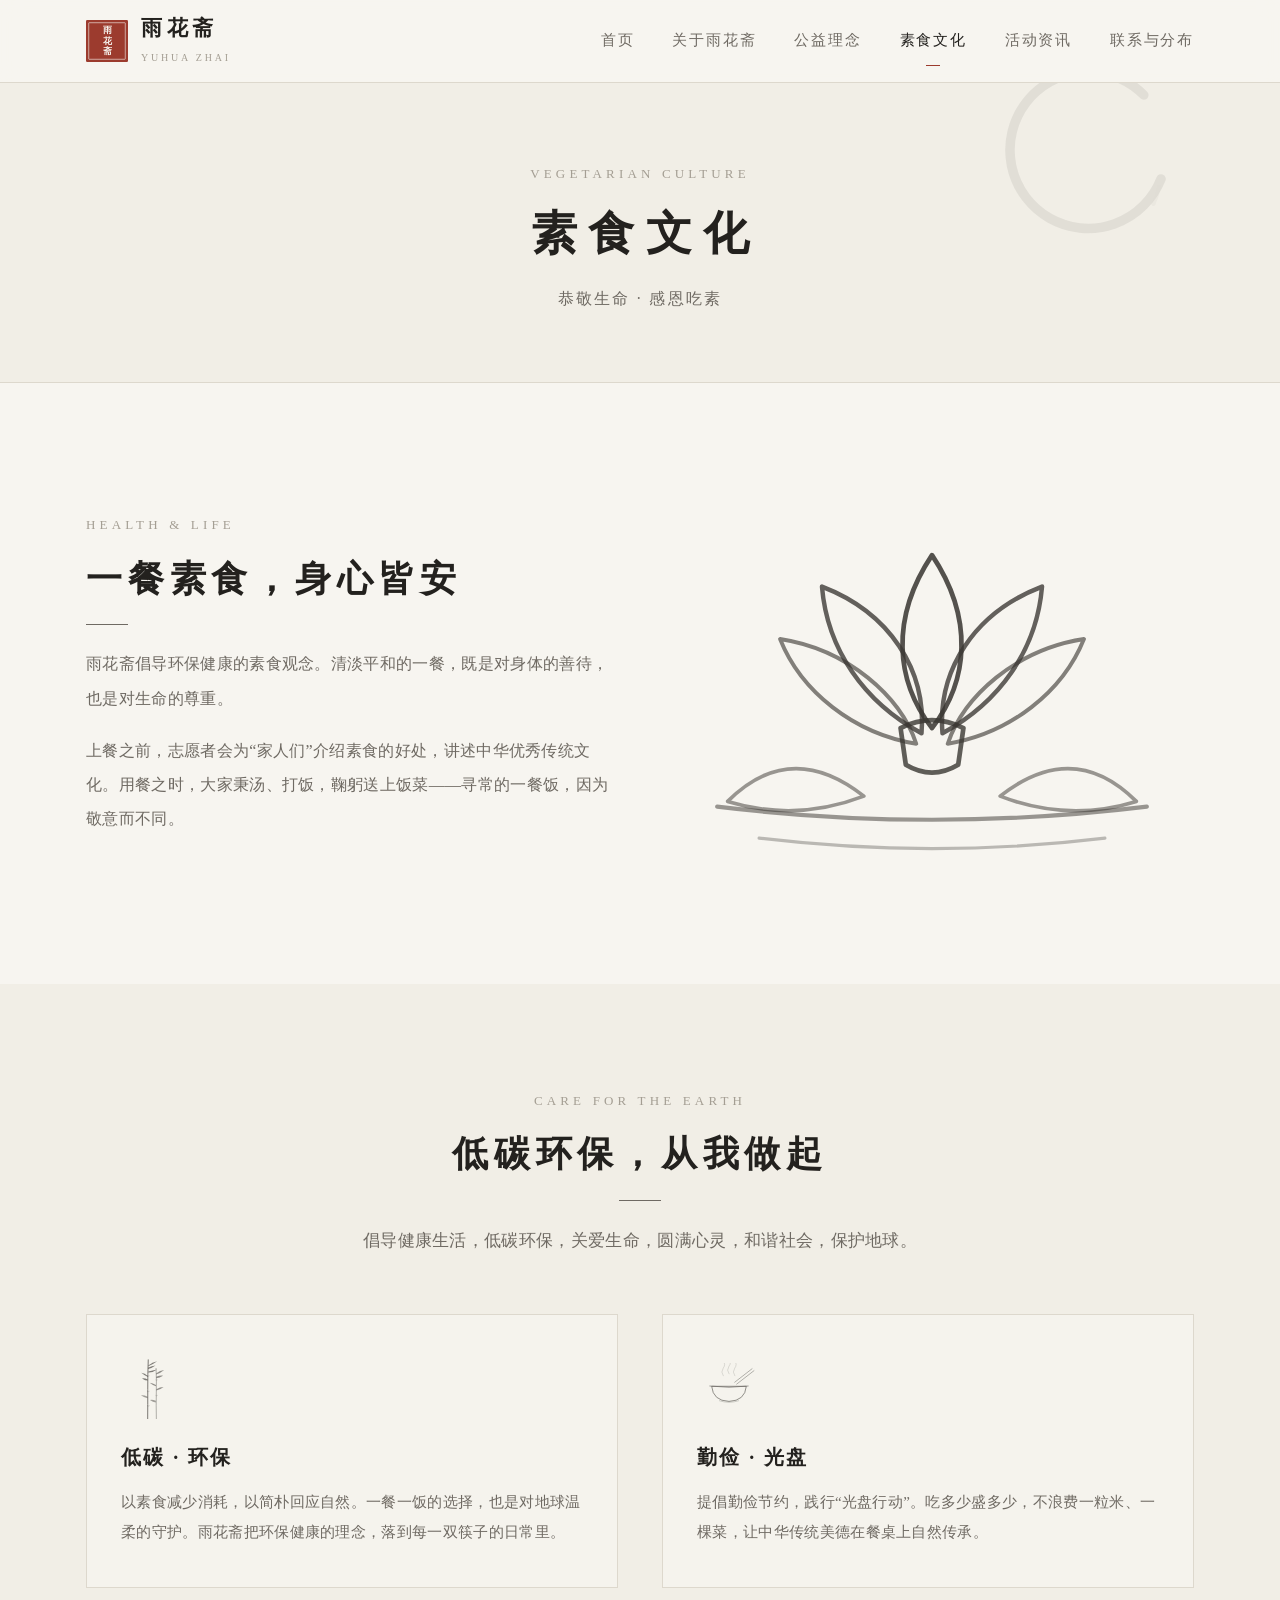
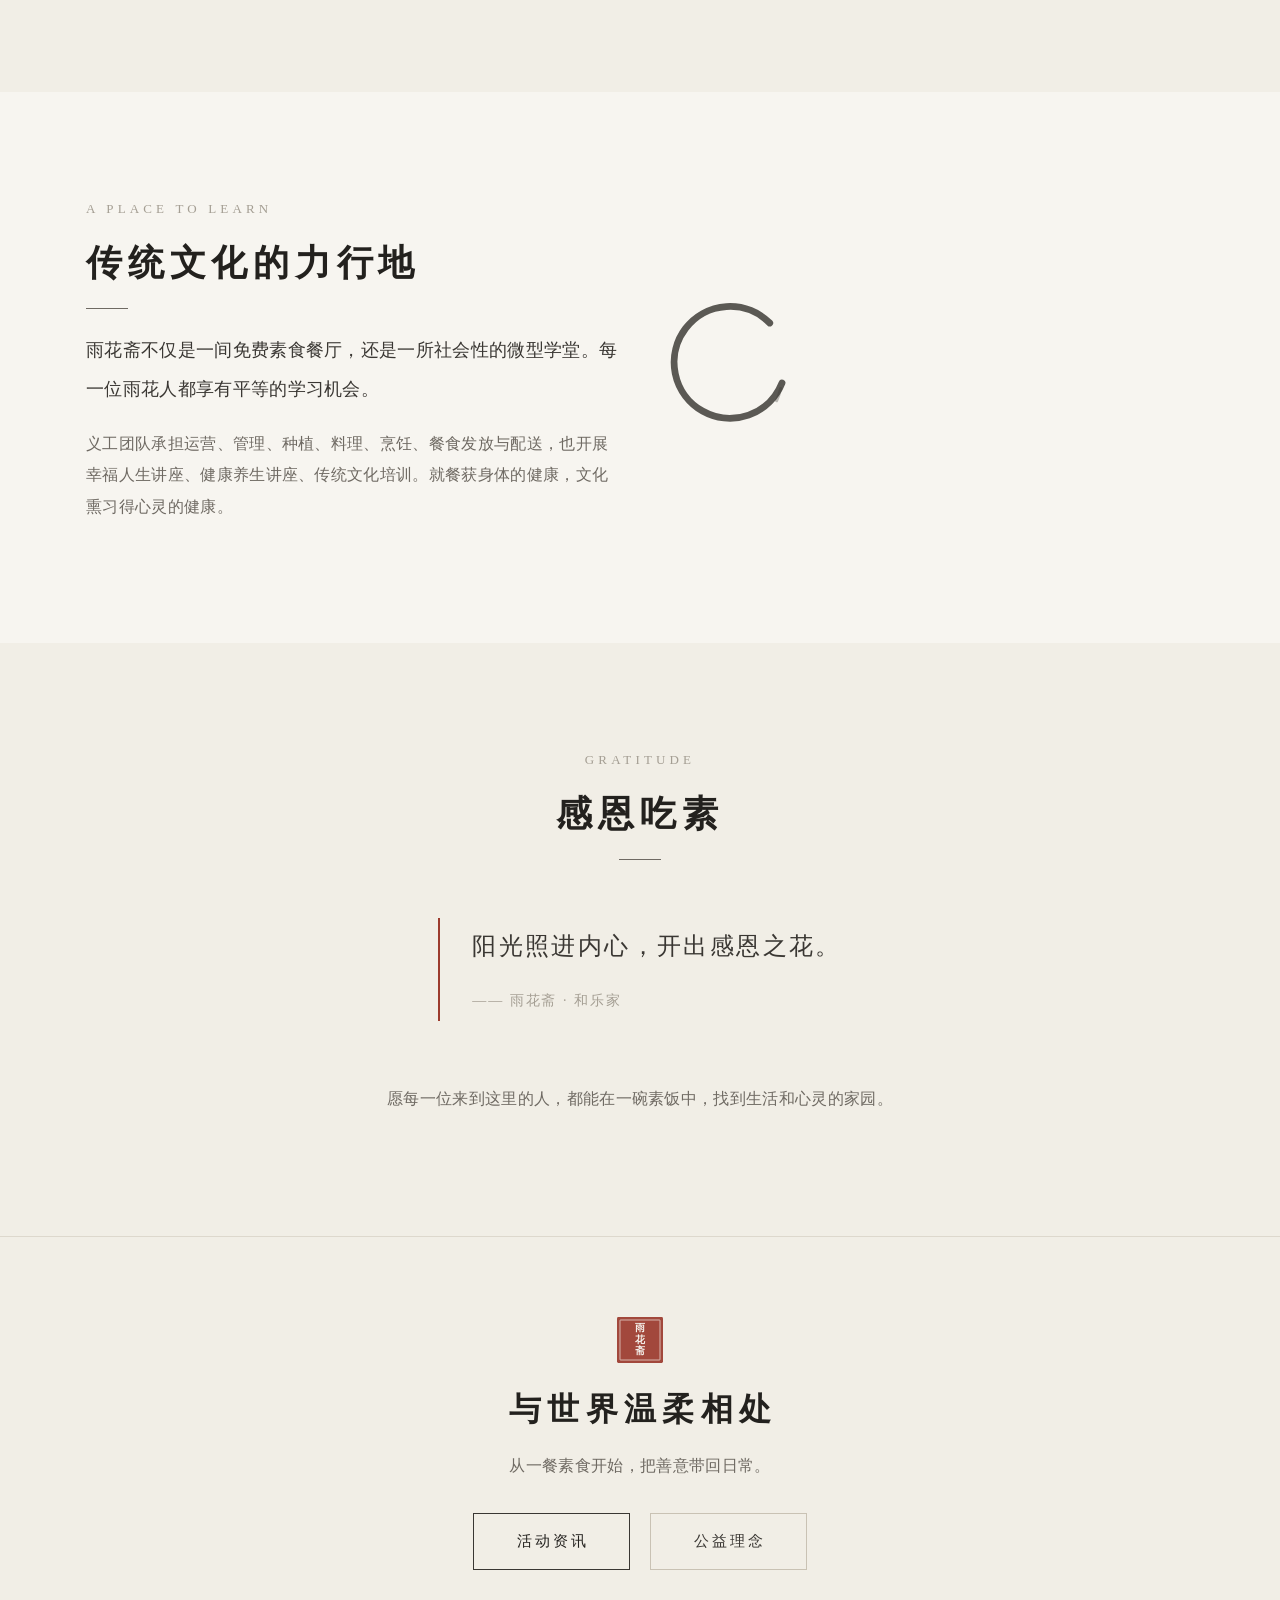
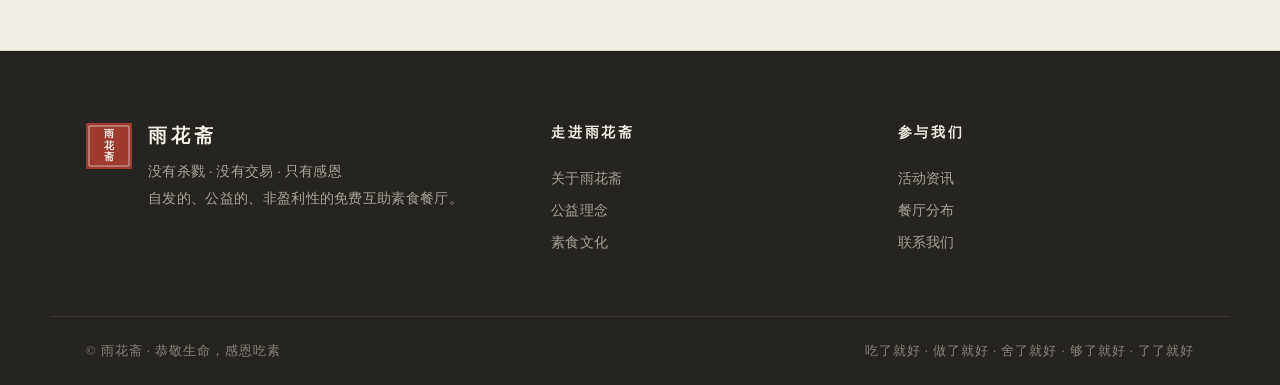
<file: vegetarian.html>
<!DOCTYPE html>
<html lang="zh-CN">
<head>
  <meta charset="UTF-8">
  <meta name="viewport" content="width=device-width, initial-scale=1">
  <meta name="description" content="雨花斋的素食文化：健康养生、低碳环保、关爱生命、感恩吃素，在餐桌上力行中华优秀传统文化。">
  <title>素食文化｜雨花斋</title>
  <link rel="icon" href="assets/img/logo-seal.svg" type="image/svg+xml">
  <link rel="stylesheet" href="assets/css/style.css">
  <script src="assets/js/main.js" defer></script>
</head>
<body>

  <header class="site-header">
    <div class="header-inner">
      <a class="brand" href="index.html" aria-label="雨花斋首页">
        <img class="brand-seal" src="assets/img/logo-seal.svg" alt="雨花斋印章">
        <span><span class="brand-name">雨花斋</span><span class="brand-en">YUHUA ZHAI</span></span>
      </a>
      <button class="nav-toggle" aria-label="打开导航菜单" aria-expanded="false"><span></span><span></span><span></span></button>
      <nav class="nav">
        <a href="index.html">首页</a>
        <a href="about.html">关于雨花斋</a>
        <a href="philosophy.html">公益理念</a>
        <a href="vegetarian.html">素食文化</a>
        <a href="news.html">活动资讯</a>
        <a href="contact.html">联系与分布</a>
      </nav>
    </div>
  </header>

  <main>

    <section class="page-banner">
      <img class="enso-deco" src="assets/img/enso.svg" alt="" aria-hidden="true">
      <div class="page-banner-inner">
        <span class="eyebrow">Vegetarian Culture</span>
        <h1>素食文化</h1>
        <p>恭敬生命 · 感恩吃素</p>
      </div>
    </section>

    <section class="section">
      <div class="container">
        <div class="two-col-text">
          <div class="reveal">
            <span class="eyebrow">Health & Life</span>
            <h2 class="section-title">一餐素食，身心皆安</h2>
            <p class="lead">雨花斋倡导环保健康的素食观念。清淡平和的一餐，既是对身体的善待，也是对生命的尊重。</p>
            <p class="text-muted">上餐之前，志愿者会为“家人们”介绍素食的好处，讲述中华优秀传统文化。用餐之时，大家秉汤、打饭，鞠躬送上饭菜——寻常的一餐饭，因为敬意而不同。</p>
          </div>
          <img class="reveal" src="assets/img/lotus.svg" alt="水墨莲花插画">
        </div>
      </div>
    </section>

    <section class="section section--paper">
      <div class="container">
        <div class="text-center reveal">
          <span class="eyebrow">Care for the Earth</span>
          <h2 class="section-title">低碳环保，从我做起</h2>
          <p class="section-intro">倡导健康生活，低碳环保，关爱生命，圆满心灵，和谐社会，保护地球。</p>
        </div>
        <div class="grid grid-2 mt-48">
          <div class="card reveal">
            <img class="card-icon" src="assets/img/bamboo.svg" alt="">
            <h3 class="card-title">低碳 · 环保</h3>
            <p class="card-text">以素食减少消耗，以简朴回应自然。一餐一饭的选择，也是对地球温柔的守护。雨花斋把环保健康的理念，落到每一双筷子的日常里。</p>
          </div>
          <div class="card reveal">
            <img class="card-icon" src="assets/img/bowl.svg" alt="">
            <h3 class="card-title">勤俭 · 光盘</h3>
            <p class="card-text">提倡勤俭节约，践行“光盘行动”。吃多少盛多少，不浪费一粒米、一棵菜，让中华传统美德在餐桌上自然传承。</p>
          </div>
        </div>
      </div>
    </section>

    <section class="section">
      <div class="container">
        <div class="grid grid-2 align-center">
          <div class="reveal">
            <span class="eyebrow">A Place to Learn</span>
            <h2 class="section-title">传统文化的力行地</h2>
            <p class="lead">雨花斋不仅是一间免费素食餐厅，还是一所社会性的微型学堂。每一位雨花人都享有平等的学习机会。</p>
            <p class="text-muted">义工团队承担运营、管理、种植、料理、烹饪、餐食发放与配送，也开展幸福人生讲座、健康养生讲座、传统文化培训。就餐获身体的健康，文化熏习得心灵的健康。</p>
          </div>
          <img class="reveal lotus-deco" src="assets/img/enso.svg" alt="水墨禅圆插画">
        </div>
      </div>
    </section>

    <section class="section section--paper">
      <div class="container text-center">
        <div class="reveal">
          <span class="eyebrow">Gratitude</span>
          <h2 class="section-title">感恩吃素</h2>
          <div class="quote" style="display:inline-block;text-align:left;margin-top:36px">
            <p>阳光照进内心，开出感恩之花。</p>
            <cite>—— 雨花斋 · 和乐家</cite>
          </div>
          <p class="text-muted mt-32" style="max-width:620px;margin-left:auto;margin-right:auto">愿每一位来到这里的人，都能在一碗素饭中，找到生活和心灵的家园。</p>
        </div>
      </div>
    </section>

    <section class="cta-block">
      <img class="seal-mark" src="assets/img/logo-seal.svg" alt="雨花斋印章">
      <h2>与世界温柔相处</h2>
      <p>从一餐素食开始，把善意带回日常。</p>
      <div class="mt-32">
        <a class="btn" href="news.html">活动资讯</a>
        <a class="btn btn--ghost" href="philosophy.html">公益理念</a>
      </div>
    </section>

  </main>

  <footer class="site-footer">
    <div class="footer-inner">
      <div class="footer-brand">
        <img class="brand-seal" src="assets/img/logo-seal.svg" alt="雨花斋印章">
        <div>
          <h3>雨花斋</h3>
          <p>没有杀戮 · 没有交易 · 只有感恩<br>自发的、公益的、非盈利性的免费互助素食餐厅。</p>
        </div>
      </div>
      <div class="footer-col">
        <h4>走进雨花斋</h4>
        <a href="about.html">关于雨花斋</a>
        <a href="philosophy.html">公益理念</a>
        <a href="vegetarian.html">素食文化</a>
      </div>
      <div class="footer-col">
        <h4>参与我们</h4>
        <a href="news.html">活动资讯</a>
        <a href="contact.html">餐厅分布</a>
        <a href="contact.html">联系我们</a>
      </div>
    </div>
    <div class="footer-bottom">
      <span>© 雨花斋 · 恭敬生命，感恩吃素</span>
      <span>吃了就好 · 做了就好 · 舍了就好 · 够了就好 · 了了就好</span>
    </div>
  </footer>

</body>
</html>
</file>
<file: assets/css/style.css>
/* ============================================================
   雨花斋官网 · 水墨风格设计系统
   配色：宣纸 / 浓淡墨 / 极克制的印章朱红
   ============================================================ */

:root{
  --paper:#f7f5f0;
  --paper-2:#f1eee6;
  --paper-3:#eae5da;
  --ink:#23211e;
  --ink-2:#3a3733;
  --ink-3:#6f6a63;
  --ink-4:#a49e93;
  --line:#ddd8cd;
  --line-2:#c9c2b4;
  --seal:#9c3b2e;
  --seal-deep:#7d2d23;
  --font-serif:'Noto Serif SC','Source Han Serif SC','Songti SC','STSong','SimSun',serif;
  --font-en:'Cormorant Garamond','Times New Roman',serif;
  --max:1180px;
}

*,*::before,*::after{box-sizing:border-box}
html{scroll-behavior:smooth}
body{
  margin:0;
  background:var(--paper);
  color:var(--ink);
  font-family:var(--font-serif);
  font-size:16px;
  line-height:1.95;
  letter-spacing:.02em;
  -webkit-font-smoothing:antialiased;
  overflow-x:hidden;
}
img{max-width:100%;display:block}
a{color:inherit;text-decoration:none}
ul,ol{margin:0;padding:0;list-style:none}
p{margin:0 0 1.1em}
::selection{background:var(--paper-3);color:var(--ink)}

/* ---------- 排版 ---------- */
h1,h2,h3,h4{font-weight:600;margin:0;line-height:1.4;letter-spacing:.08em}
.eyebrow{
  display:block;
  font-family:var(--font-en);
  font-size:13px;
  letter-spacing:.32em;
  text-transform:uppercase;
  color:var(--ink-4);
  margin-bottom:16px;
}
.section-title{
  font-size:clamp(26px,3.2vw,36px);
  letter-spacing:.16em;
  color:var(--ink);
  margin-bottom:22px;
}
.section-title::after{
  content:"";
  display:block;
  width:42px;
  height:1px;
  background:var(--ink-3);
  margin:20px 0 0;
}
.section-intro{
  max-width:720px;
  color:var(--ink-3);
  font-size:17px;
  line-height:2.1;
  margin-bottom:56px;
}
.lead{font-size:18px;line-height:2.15;color:var(--ink-2)}
.text-center{text-align:center}
.text-muted{color:var(--ink-3)}
.footnote{font-size:13px;color:var(--ink-4);letter-spacing:.08em}
.text-center .section-title::after{margin-left:auto;margin-right:auto}
.text-center .section-intro{margin-left:auto;margin-right:auto}
.mt-24{margin-top:24px}
.mt-32{margin-top:32px}
.mt-48{margin-top:48px}

/* ---------- 布局 ---------- */
.container{max-width:var(--max);margin:0 auto;padding:0 36px}
.section{padding:104px 0}
.section--tight{padding:74px 0}
.section--paper{background:var(--paper-2)}
.section--paper-3{background:var(--paper-3)}
.grid{display:grid;gap:44px}
.grid-2{grid-template-columns:repeat(2,1fr)}
.grid-3{grid-template-columns:repeat(3,1fr)}
.grid-4{grid-template-columns:repeat(4,1fr)}
.align-center{align-items:center}

/* ---------- 装饰分隔 ---------- */
.divider{display:flex;align-items:center;gap:18px;justify-content:center;margin:8px 0 64px}
.divider::before,.divider::after{content:"";width:60px;height:1px;background:var(--line-2)}
.divider span{width:5px;height:5px;background:var(--seal);transform:rotate(45deg)}
.seal-mark{width:46px;height:46px;opacity:.92}
.enso-deco{position:absolute;width:180px;opacity:.10;pointer-events:none;z-index:0}
.bamboo-deco{position:absolute;width:150px;opacity:.16;pointer-events:none;z-index:0;bottom:0;right:0}
.lotus-deco{width:150px;opacity:.55}
.bowl-deco{width:150px;opacity:.5}

/* ---------- 站点头部 ---------- */
.site-header{
  position:sticky;top:0;z-index:100;
  background:rgba(247,245,240,.94);
  -webkit-backdrop-filter:blur(10px);
  backdrop-filter:blur(10px);
  border-bottom:1px solid var(--line);
}
.header-inner{
  max-width:var(--max);margin:0 auto;padding:0 36px;
  height:82px;display:flex;align-items:center;justify-content:space-between;
}
.brand{display:flex;align-items:center;gap:13px}
.brand-seal{width:42px;height:42px;flex:none}
.brand-name{font-size:21px;letter-spacing:.22em;font-weight:600;line-height:1.2}
.brand-en{display:block;font-family:var(--font-en);font-size:10px;letter-spacing:.28em;color:var(--ink-4);margin-top:3px}
.nav{display:flex;align-items:center;gap:38px}
.nav a{
  position:relative;font-size:15px;letter-spacing:.12em;color:var(--ink-3);
  padding:6px 0;transition:color .25s;
}
.nav a:hover{color:var(--ink)}
.nav a.active{color:var(--ink)}
.nav a.active::after{
  content:"";position:absolute;left:50%;bottom:-4px;transform:translateX(-50%);
  width:14px;height:1px;background:var(--seal);
}
.nav-toggle{display:none;flex-direction:column;gap:5px;background:none;border:0;padding:8px;cursor:pointer}
.nav-toggle span{display:block;width:24px;height:1.5px;background:var(--ink);transition:transform .3s,opacity .3s}

/* ---------- 首页 Hero ---------- */
.hero{position:relative;overflow:hidden;background:var(--paper);padding:104px 0 150px;text-align:center}
.hero-mountain{position:absolute;left:0;bottom:-1px;width:100%;height:auto;opacity:.92;pointer-events:none;z-index:0}
.hero-inner{position:relative;z-index:1;max-width:900px;margin:0 auto;padding:0 36px}
.hero-seal{width:64px;height:64px;margin:0 auto 30px}
.hero-title{
  font-size:clamp(52px,9vw,86px);
  letter-spacing:.36em;
  font-weight:600;
  margin:0 0 26px;
  text-indent:.36em;
  color:var(--ink);
}
.hero-sub{
  font-size:clamp(14px,2vw,18px);
  letter-spacing:.42em;
  color:var(--ink-2);
  text-indent:.42em;
  margin-bottom:30px;
}
.hero-line{width:1px;height:46px;background:var(--line-2);margin:0 auto 30px}
.hero-desc{max-width:620px;margin:0 auto;color:var(--ink-3);font-size:16px;line-height:2.2}
.hero-actions{margin-top:40px;display:flex;gap:18px;justify-content:center;flex-wrap:wrap}

/* ---------- 内页横幅 ---------- */
.page-banner{
  position:relative;overflow:hidden;
  background:var(--paper-2);
  border-bottom:1px solid var(--line);
  padding:78px 0 68px;
  text-align:center;
}
.page-banner-inner{position:relative;z-index:1;max-width:760px;margin:0 auto;padding:0 36px}
.page-banner .enso-deco{top:-30px;right:6%;width:210px}
.page-banner h1{font-size:clamp(32px,5vw,46px);letter-spacing:.24em;text-indent:.24em;margin-bottom:16px}
.page-banner p{color:var(--ink-3);font-size:16px;letter-spacing:.14em;margin:0}

/* ---------- 按钮 ---------- */
.btn{
  display:inline-block;padding:13px 40px;
  border:1px solid var(--ink-2);color:var(--ink);
  font-size:15px;letter-spacing:.2em;text-indent:.2em;
  background:transparent;cursor:pointer;transition:background .3s,color .3s,border-color .3s;
}
.btn:hover{background:var(--ink);color:var(--paper);border-color:var(--ink)}
.btn--ghost{border-color:var(--line-2);color:var(--ink-2)}
.btn--ghost:hover{background:var(--paper-3);color:var(--ink);border-color:var(--ink-3)}
.btn--small{padding:10px 26px;font-size:14px}

/* ---------- 卡片 ---------- */
.card{padding:40px 34px;border:1px solid var(--line);background:rgba(255,255,255,.28);transition:border-color .3s,transform .3s}
.card:hover{border-color:var(--line-2)}
.card-icon{width:64px;height:64px;object-fit:contain;margin-bottom:24px;opacity:.82}
.card-index{font-family:var(--font-en);font-size:14px;letter-spacing:.2em;color:var(--seal);margin-bottom:14px}
.card-title{font-size:20px;letter-spacing:.12em;margin-bottom:16px}
.card-text{font-size:15px;line-height:2;color:var(--ink-3);margin:0}
.card--plain{border:0;background:transparent;padding:0}

/* ---------- 数据 ---------- */
.stats{display:grid;grid-template-columns:repeat(4,1fr);gap:30px;text-align:center}
.stat{padding:12px 0}
.stat-num{font-family:var(--font-en);font-size:clamp(38px,5vw,60px);line-height:1.1;color:var(--ink);letter-spacing:.02em}
.stat-unit{font-size:16px;font-family:var(--font-serif);margin-left:4px;color:var(--ink-2)}
.stat-label{font-size:14px;color:var(--ink-3);letter-spacing:.14em;margin-top:14px}

/* ---------- 引文 ---------- */
.quote{border-left:2px solid var(--seal);padding:6px 0 6px 32px;margin:30px 0}
.quote p{font-size:clamp(19px,2.6vw,24px);line-height:1.9;color:var(--ink-2);letter-spacing:.1em;margin:0 0 14px}
.quote cite{font-style:normal;font-size:14px;color:var(--ink-4);letter-spacing:.14em}

/* ---------- 理念条目 ---------- */
.principle{display:flex;gap:24px;padding:30px 0;border-bottom:1px solid var(--line)}
.principle:last-child{border-bottom:0}
.principle-num{font-family:var(--font-en);font-size:30px;color:var(--line-2);line-height:1;flex:none;width:52px}
.principle-body h3{font-size:19px;letter-spacing:.12em;margin-bottom:10px}
.principle-body p{font-size:15px;color:var(--ink-3);line-height:2;margin:0}

/* ---------- 时间线 ---------- */
.timeline{border-left:1px solid var(--line-2);padding-left:36px;margin-left:8px}
.timeline-item{position:relative;padding-bottom:42px}
.timeline-item:last-child{padding-bottom:0}
.timeline-item::before{
  content:"";position:absolute;left:-41px;top:8px;width:9px;height:9px;
  background:var(--paper);border:1px solid var(--seal);transform:rotate(45deg);
}
.timeline-year{font-family:var(--font-en);font-size:22px;color:var(--seal);letter-spacing:.1em;margin-bottom:10px}
.timeline-item h3{font-size:19px;letter-spacing:.1em;margin-bottom:10px}
.timeline-item p{font-size:15px;color:var(--ink-3);line-height:2;margin:0}

/* ---------- 资讯列表 ---------- */
.news-list{border-top:1px solid var(--line)}
.news-item{
  display:flex;gap:30px;align-items:flex-start;
  padding:28px 6px;border-bottom:1px solid var(--line);
  transition:background .25s;
}
.news-item:hover{background:rgba(255,255,255,.35)}
.news-date{font-family:var(--font-en);font-size:17px;color:var(--ink-4);white-space:nowrap;line-height:1.5;padding-top:2px}
.news-body{flex:1}
.news-tag{
  display:inline-block;font-size:12px;letter-spacing:.14em;color:var(--seal);
  border:1px solid var(--line-2);padding:1px 10px;margin-bottom:10px;
}
.news-title{font-size:18px;letter-spacing:.08em;margin-bottom:8px;font-weight:600}
.news-item p{font-size:14.5px;color:var(--ink-3);line-height:1.9;margin:0}

/* ---------- 城市分布 ---------- */
.city-list{display:grid;grid-template-columns:repeat(3,1fr);gap:0;border-top:1px solid var(--line);border-left:1px solid var(--line)}
.city-item{padding:26px 28px;border-right:1px solid var(--line);border-bottom:1px solid var(--line)}
.city-name{font-size:18px;letter-spacing:.16em;margin-bottom:8px}
.city-desc{font-size:14px;color:var(--ink-3);line-height:1.9;margin:0}

/* ---------- 联系 ---------- */
.contact-grid{display:grid;grid-template-columns:repeat(2,1fr);gap:0;border-top:1px solid var(--line);border-left:1px solid var(--line)}
.contact-block{padding:34px 32px;border-right:1px solid var(--line);border-bottom:1px solid var(--line)}
.contact-label{font-size:13px;letter-spacing:.2em;color:var(--seal);margin-bottom:14px}
.contact-value{font-size:17px;line-height:2;color:var(--ink-2);letter-spacing:.06em}
.contact-value a{color:var(--ink-2)}
.contact-value a:hover{color:var(--seal)}
.notice{font-size:14px;color:var(--ink-3);line-height:2;padding:24px 28px;background:var(--paper-2);border-left:2px solid var(--line-2);margin-top:40px}

/* ---------- 引导块 ---------- */
.cta-block{text-align:center;padding:80px 36px;background:var(--paper-2);border-top:1px solid var(--line);border-bottom:1px solid var(--line)}
.cta-block .seal-mark{margin:0 auto 24px}
.cta-block h2{font-size:clamp(24px,3.4vw,32px);letter-spacing:.2em;text-indent:.2em;margin-bottom:18px}
.cta-block p{color:var(--ink-3);margin-bottom:30px}
.cta-block .btn{margin:0 8px}
.two-col-text{display:grid;grid-template-columns:1fr 1fr;gap:60px;align-items:center}
.two-col-text img{justify-self:center}
.two-col-text h3{font-size:24px;letter-spacing:.14em;margin-bottom:20px}
.two-col-text p{font-size:16px;line-height:2.15;color:var(--ink-3)}

/* ---------- 页脚 ---------- */
.site-footer{background:#262421;color:#cfc9bd;padding:72px 0 0}
.footer-inner{max-width:var(--max);margin:0 auto;padding:0 36px;display:grid;grid-template-columns:1.4fr 1fr 1fr;gap:50px}
.footer-brand{display:flex;gap:16px;align-items:flex-start}
.footer-brand .brand-seal{width:46px;height:46px}
.footer-brand h3{font-size:19px;letter-spacing:.22em;color:#f2eee4;margin-bottom:8px}
.footer-brand p{font-size:13.5px;line-height:2;color:#a8a297;margin:0}
.footer-col h4{font-size:14px;letter-spacing:.2em;color:#f2eee4;margin-bottom:20px;font-weight:600}
.footer-col a,.footer-col li{display:block;font-size:13.5px;line-height:2.4;color:#a8a297;transition:color .25s}
.footer-col a:hover{color:#f2eee4}
.footer-bottom{
  max-width:var(--max);margin:56px auto 0;padding:22px 36px;
  border-top:1px solid #3a3733;display:flex;justify-content:space-between;gap:20px;
  font-size:12.5px;letter-spacing:.08em;color:#898379;
}

/* ---------- 渐进增强动画（克制） ---------- */
.js .reveal{opacity:0;transform:translateY(22px);transition:opacity .9s ease,transform .9s ease}
.js .reveal.is-visible{opacity:1;transform:none}
@media (prefers-reduced-motion:reduce){
  html{scroll-behavior:auto}
  .js .reveal{opacity:1;transform:none;transition:none}
  *{animation:none!important}
}

/* ---------- 响应式 ---------- */
@media (max-width:980px){
  .nav{gap:22px}
  .nav a{font-size:14px}
  .grid-4{grid-template-columns:repeat(2,1fr)}
  .city-list{grid-template-columns:repeat(2,1fr)}
  .footer-inner{grid-template-columns:1fr 1fr}
}
@media (max-width:760px){
  .container,.header-inner{padding-left:22px;padding-right:22px}
  .header-inner{height:70px}
  .nav-toggle{display:flex}
  .nav{
    display:none;position:absolute;top:100%;left:0;right:0;
    flex-direction:column;align-items:stretch;gap:0;
    background:var(--paper);border-bottom:1px solid var(--line);
    padding:10px 22px 20px;
  }
  .nav.open{display:flex}
  .nav a{padding:14px 0;border-bottom:1px solid var(--line);font-size:15px}
  .nav a.active::after{display:none}
  .section{padding:74px 0}
  .section--tight{padding:56px 0}
  .grid-2,.grid-3,.grid-4,.two-col-text,.contact-grid{grid-template-columns:1fr}
  .grid{gap:34px}
  .section-intro{margin-bottom:40px}
  .hero{padding:80px 0 120px}
  .hero-title{letter-spacing:.26em;text-indent:.26em}
  .hero-sub{letter-spacing:.3em;text-indent:.3em}
  .stats{grid-template-columns:repeat(2,1fr);gap:26px}
  .city-list{grid-template-columns:1fr}
  .two-col-text img{width:min(260px,70%)}
  .page-banner{padding:58px 0 50px}
  .page-banner .enso-deco{width:130px;right:-20px}
  .bamboo-deco{display:none}
  .news-item{gap:16px;flex-direction:column}
  .news-date{font-size:15px}
  .footer-inner{grid-template-columns:1fr;gap:36px}
  .footer-bottom{flex-direction:column;gap:6px;margin-top:40px}
  .cta-block{padding:56px 22px}
  .cta-block .btn{display:block;margin:10px auto;max-width:260px}
}
@media (max-width:420px){
  .hero-title{font-size:46px}
  .brand-name{font-size:18px}
  .stat-num{font-size:40px}
}
</file>
